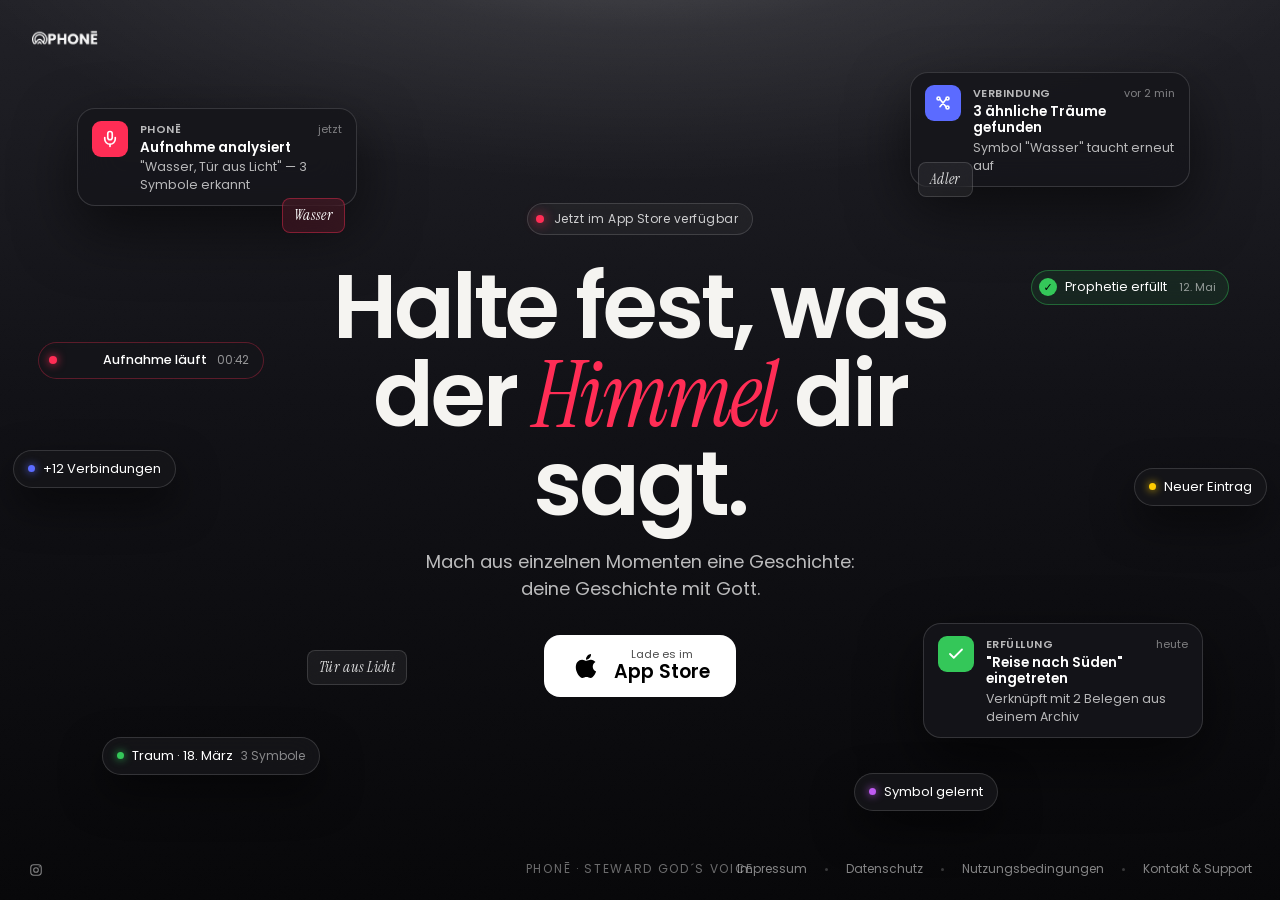
<file: index.html>
<!doctype html>
<html lang="de">

<head>
  <meta charset="utf-8">
  <title>PHONĒ — Halte fest, was der Himmel dir sagt</title>
  <meta name="viewport" content="width=device-width,initial-scale=1">
  <meta name="description" content="PHONĒ — Halte fest, was der Himmel dir sagt. Verfügbar im App Store.">
  <link rel="preconnect" href="https://fonts.googleapis.com">
  <link rel="preconnect" href="https://fonts.gstatic.com" crossorigin>
  <link
    href="https://fonts.googleapis.com/css2?family=Poppins:wght@300;400;500;600;700;800&family=Instrument+Serif:ital@0;1&display=swap"
    rel="stylesheet">
  <style>
    :root {
      --bg: #0a0a0c;
      --text: #f5f4f1;
      --muted: #8a8a92;
      --line: rgba(255, 255, 255, .08);
      --line-2: rgba(255, 255, 255, .14);
      --brand: #FF2D55;
      --brand-soft: #ff4f72;
      --green: #34C759;
      --blue: #5B6BFF;
      --yellow: #FFCC00;
      --purple: #BF5AF2;
    }

    * {
      box-sizing: border-box;
    }

    html,
    body {
      margin: 0;
      padding: 0;
      height: 100%;
      overflow: hidden;
      background: var(--bg);
      color: var(--text);
    }

    body {
      font-family: "Poppins", -apple-system, system-ui, sans-serif;
      -webkit-font-smoothing: antialiased;
      line-height: 1.5;
    }

    a {
      color: inherit;
      text-decoration: none;
    }

    .serif {
      font-family: "Instrument Serif", "Times New Roman", serif;
      font-style: italic;
      font-weight: 400;
    }

    .stage {
      position: fixed;
      inset: 0;
      overflow: hidden;
      display: grid;
      place-items: center;
      background:
        radial-gradient(ellipse 78% 42% at 50% -10%, rgba(255, 255, 255, .22), rgba(255, 255, 255, .08) 32%, transparent 72%),
        linear-gradient(180deg, #202026 0%, #111116 44%, #070709 100%);
    }

    .stage::after {
      content: '';
      position: absolute;
      inset: 0;
      pointer-events: none;
      opacity: .35;
      z-index: 3;
      background-image: url("data:image/svg+xml;utf8,<svg xmlns='http://www.w3.org/2000/svg' width='200' height='200'><filter id='n'><feTurbulence baseFrequency='.9' numOctaves='2' stitchTiles='stitch'/><feColorMatrix values='0 0 0 0 1 0 0 0 0 1 0 0 0 0 1 0 0 0 .12 0'/></filter><rect width='100%25' height='100%25' filter='url(%23n)'/></svg>");
      mix-blend-mode: overlay;
    }

    /* Logo top-left */
    .top-logo {
      position: absolute;
      top: 28px;
      left: 32px;
      z-index: 50;
    }

    .top-logo img {
      height: 22px;
      opacity: .95;
    }

    /* Footer mark bottom */
    .bot-mark {
      position: absolute;
      bottom: 22px;
      left: 50%;
      transform: translateX(-50%);
      z-index: 50;
      color: rgba(255, 255, 255, .4);
      font-size: 12px;
      letter-spacing: .14em;
      text-transform: uppercase;
    }

    /* Footer social bottom-left + links bottom-right */
    .social-links {
      position: absolute;
      bottom: 22px;
      left: 28px;
      z-index: 50;
      display: flex;
      gap: 16px;
      color: rgba(255, 255, 255, .5);
    }

    .social-links a {
      display: grid;
      width: 16px;
      height: 16px;
      place-items: center;
      transition: color .2s ease;
    }

    .social-links a:hover {
      color: #fff;
    }

    .social-links svg {
      width: 14px;
      height: 14px;
      fill: none;
      stroke: currentColor;
      stroke-width: 1.8;
    }

    /* Footer links bottom-right */
    .foot-links {
      position: absolute;
      bottom: 22px;
      right: 28px;
      z-index: 50;
      display: flex;
      gap: 18px;
      font-size: 12px;
      color: rgba(255, 255, 255, .5);
    }

    .foot-links a {
      transition: color .2s ease;
      position: relative;
    }

    .foot-links a:hover {
      color: #fff;
    }

    .foot-links .sep {
      width: 3px;
      height: 3px;
      border-radius: 50%;
      background: rgba(255, 255, 255, .2);
      align-self: center;
    }

    /* Center content */
    .center {
      position: relative;
      z-index: 30;
      text-align: center;
      max-width: 760px;
      padding: 0 24px;
    }

    .eyebrow {
      display: inline-flex;
      align-items: center;
      gap: 10px;
      padding: 6px 14px 6px 8px;
      border: 1px solid var(--line-2);
      border-radius: 999px;
      background: rgba(255, 255, 255, .04);
      font-size: 12px;
      letter-spacing: .04em;
      color: rgba(255, 255, 255, .78);
      margin-bottom: 28px;
      backdrop-filter: blur(10px);
      -webkit-backdrop-filter: blur(10px);
    }

    .eyebrow .dot {
      width: 8px;
      height: 8px;
      border-radius: 50%;
      background: var(--brand);
      box-shadow: 0 0 12px var(--brand);
      animation: pulse 2s ease-in-out infinite;
    }

    @keyframes pulse {

      0%,
      100% {
        opacity: 1
      }

      50% {
        opacity: .4
      }
    }

    h1 {
      font-size: clamp(44px, 7vw, 96px);
      line-height: .98;
      font-weight: 600;
      letter-spacing: -.035em;
      margin: 0 0 22px;
      text-wrap: balance;
    }

    h1 .accent {
      color: var(--brand);
    }

    p.lead {
      font-size: clamp(15px, 1.4vw, 18px);
      color: rgba(255, 255, 255, .72);
      max-width: 520px;
      margin: 0 auto 32px;
      text-wrap: pretty;
    }

    .appstore-btn {
      display: inline-flex;
      align-items: center;
      gap: 12px;
      padding: 14px 26px;
      background: #fff;
      color: #000;
      border-radius: 16px;
      transition: transform .2s, box-shadow .2s;
    }

    .appstore-btn:hover {
      transform: translateY(-2px);
      box-shadow: 0 18px 40px rgba(255, 255, 255, .2);
    }

    .appstore-btn .small {
      font-size: 11px;
      line-height: 1;
      opacity: .7;
    }

    .appstore-btn .big {
      font-size: 19px;
      font-weight: 600;
      line-height: 1.1;
      margin-top: 2px;
    }

    /* Floating items — pills, labels, notifications */
    .floater {
      position: absolute;
      z-index: 10;
      will-change: transform;
      animation-name: drift;
      animation-timing-function: ease-in-out;
      animation-iteration-count: infinite;
      animation-direction: alternate;
    }

    @keyframes drift {
      0% {
        transform: translate(0, 0) rotate(var(--rot, 0deg));
      }

      50% {
        transform: translate(var(--dx, 8px), var(--dy, -10px)) rotate(calc(var(--rot, 0deg) + var(--rotd, 1deg)));
      }

      100% {
        transform: translate(calc(var(--dx, 8px) * -.5), calc(var(--dy, -10px) * -1)) rotate(calc(var(--rot, 0deg) - var(--rotd, 1deg)));
      }
    }

    /* Notification card (stylized iOS) */
    .notif {
      width: 280px;
      background: rgba(22, 22, 26, .85);
      backdrop-filter: blur(20px) saturate(140%);
      -webkit-backdrop-filter: blur(20px) saturate(140%);
      border: 1px solid var(--line-2);
      border-radius: 18px;
      padding: 12px 14px;
      display: flex;
      align-items: flex-start;
      gap: 12px;
      box-shadow: 0 24px 60px rgba(0, 0, 0, .55);
    }

    .notif .ic {
      width: 36px;
      height: 36px;
      border-radius: 9px;
      flex-shrink: 0;
      display: grid;
      place-items: center;
      background: var(--brand);
    }

    .notif .ic.blue {
      background: var(--blue);
    }

    .notif .ic.green {
      background: var(--green);
    }

    .notif .ic svg {
      width: 18px;
      height: 18px;
    }

    .notif .body {
      flex: 1;
      min-width: 0;
    }

    .notif .row {
      display: flex;
      justify-content: space-between;
      align-items: baseline;
      gap: 8px;
    }

    .notif .app {
      font-size: 11px;
      font-weight: 600;
      letter-spacing: .04em;
      color: rgba(255, 255, 255, .7);
      text-transform: uppercase;
    }

    .notif .time {
      font-size: 11px;
      color: rgba(255, 255, 255, .45);
      flex-shrink: 0;
    }

    .notif .title {
      font-size: 13.5px;
      font-weight: 600;
      color: #fff;
      margin-top: 2px;
      line-height: 1.25;
    }

    .notif .msg {
      font-size: 12.5px;
      color: rgba(255, 255, 255, .7);
      margin-top: 2px;
      line-height: 1.4;
      overflow: hidden;
      display: -webkit-box;
      -webkit-line-clamp: 2;
      -webkit-box-orient: vertical;
    }

    /* Pill / chip */
    .pill {
      display: inline-flex;
      align-items: center;
      gap: 8px;
      padding: 8px 14px;
      border-radius: 999px;
      background: rgba(22, 22, 26, .82);
      backdrop-filter: blur(14px);
      -webkit-backdrop-filter: blur(14px);
      border: 1px solid var(--line-2);
      font-size: 13px;
      color: #fff;
      box-shadow: 0 18px 40px rgba(0, 0, 0, .5);
      white-space: nowrap;
    }

    .pill .pdot {
      width: 7px;
      height: 7px;
      border-radius: 50%;
      background: var(--brand);
      box-shadow: 0 0 8px var(--brand);
    }

    .pill.blue .pdot {
      background: var(--blue);
      box-shadow: 0 0 8px var(--blue);
    }

    .pill.green .pdot {
      background: var(--green);
      box-shadow: 0 0 8px var(--green);
    }

    .pill.yellow .pdot {
      background: var(--yellow);
      box-shadow: 0 0 8px var(--yellow);
    }

    .pill.purple .pdot {
      background: var(--purple);
      box-shadow: 0 0 8px var(--purple);
    }

    .pill .meta {
      color: rgba(255, 255, 255, .5);
      font-size: 12px;
    }

    /* Label tag — looks like a category tag */
    .label-tag {
      display: inline-flex;
      align-items: center;
      gap: 6px;
      padding: 5px 11px;
      border-radius: 8px;
      background: rgba(255, 255, 255, .06);
      border: 1px solid var(--line-2);
      font-size: 12px;
      letter-spacing: .02em;
      color: rgba(255, 255, 255, .85);
      backdrop-filter: blur(10px);
      -webkit-backdrop-filter: blur(10px);
      font-family: "Instrument Serif", serif;
      font-style: italic;
      font-size: 15px;
    }

    .label-tag.brand {
      color: #fff;
      background: rgba(255, 45, 85, .14);
      border-color: rgba(255, 45, 85, .4);
    }

    /* Mini chip with check (fulfilled prophecy) */
    .check-chip {
      display: inline-flex;
      align-items: center;
      gap: 8px;
      padding: 7px 12px 7px 7px;
      background: rgba(52, 199, 89, .1);
      border: 1px solid rgba(52, 199, 89, .4);
      border-radius: 999px;
      font-size: 12.5px;
      color: #fff;
      backdrop-filter: blur(10px);
      -webkit-backdrop-filter: blur(10px);
    }

    .check-chip .ck {
      width: 18px;
      height: 18px;
      border-radius: 50%;
      background: var(--green);
      color: #000;
      display: grid;
      place-items: center;
      font-weight: 800;
      font-size: 11px;
      flex-shrink: 0;
    }

    .check-chip .meta {
      color: rgba(255, 255, 255, .55);
      font-size: 11px;
      margin-left: 4px;
    }

    /* Waveform mini */
    .wave-chip {
      display: inline-flex;
      align-items: center;
      gap: 10px;
      padding: 8px 14px 8px 10px;
      background: rgba(22, 22, 26, .85);
      border: 1px solid rgba(255, 45, 85, .3);
      border-radius: 999px;
      backdrop-filter: blur(14px);
      -webkit-backdrop-filter: blur(14px);
    }

    .wave-chip .rec {
      width: 8px;
      height: 8px;
      border-radius: 50%;
      background: var(--brand);
      box-shadow: 0 0 10px var(--brand);
      animation: pulse 1.4s ease-in-out infinite;
    }

    .wave-chip .wave-bars {
      display: flex;
      align-items: center;
      gap: 2px;
      height: 14px;
    }

    .wave-chip .wave-bars span {
      width: 2px;
      background: var(--brand-soft);
      border-radius: 2px;
      animation: wbar 1.2s ease-in-out infinite;
    }

    @keyframes wbar {

      0%,
      100% {
        height: 20%;
      }

      50% {
        height: 100%;
      }
    }

    .wave-chip .label {
      font-size: 12.5px;
      color: #fff;
      font-weight: 500;
    }

    .wave-chip .time {
      font-family: "Poppins";
      font-size: 11.5px;
      color: rgba(255, 255, 255, .55);
      font-variant-numeric: tabular-nums;
    }

    /* Position helpers — desktop */
    .f1 {
      top: 12%;
      left: 6%;
      --dx: 12px;
      --dy: -14px;
      --rot: -3deg;
      --rotd: 1.2deg;
      animation-duration: 9s;
    }

    .f2 {
      top: 8%;
      right: 7%;
      --dx: -10px;
      --dy: -12px;
      --rot: 4deg;
      --rotd: 1.5deg;
      animation-duration: 11s;
    }

    .f3 {
      top: 38%;
      left: 3%;
      --dx: 14px;
      --dy: 8px;
      --rot: -6deg;
      --rotd: 1.8deg;
      animation-duration: 8.5s;
    }

    .f4 {
      top: 30%;
      right: 4%;
      --dx: -12px;
      --dy: 10px;
      --rot: 5deg;
      --rotd: 1.5deg;
      animation-duration: 10s;
    }

    .f5 {
      bottom: 14%;
      left: 8%;
      --dx: 10px;
      --dy: -10px;
      --rot: -4deg;
      --rotd: 1.3deg;
      animation-duration: 12s;
    }

    .f6 {
      bottom: 18%;
      right: 6%;
      --dx: -14px;
      --dy: -8px;
      --rot: 6deg;
      --rotd: 1.6deg;
      animation-duration: 9.5s;
    }

    .f7 {
      top: 22%;
      left: 22%;
      --dx: 8px;
      --dy: -8px;
      --rot: -8deg;
      --rotd: 2deg;
      animation-duration: 13s;
    }

    .f8 {
      top: 18%;
      right: 24%;
      --dx: -8px;
      --dy: 10px;
      --rot: 7deg;
      --rotd: 1.6deg;
      animation-duration: 10.5s;
    }

    .f9 {
      bottom: 24%;
      left: 24%;
      --dx: 10px;
      --dy: 10px;
      --rot: -5deg;
      --rotd: 1.4deg;
      animation-duration: 11.5s;
    }

    .f10 {
      bottom: 10%;
      right: 22%;
      --dx: -10px;
      --dy: 8px;
      --rot: 4deg;
      --rotd: 1.6deg;
      animation-duration: 9s;
    }

    .f11 {
      top: 50%;
      left: 1%;
      --dx: 8px;
      --dy: -12px;
      --rot: -10deg;
      --rotd: 1deg;
      animation-duration: 14s;
    }

    .f12 {
      top: 52%;
      right: 1%;
      --dx: -8px;
      --dy: -10px;
      --rot: 8deg;
      --rotd: 1deg;
      animation-duration: 13s;
    }

    /* ─── Tablet ─── */
    @media (max-width: 980px) {
      .top-logo {
        top: 22px;
        left: 22px;
      }

      .top-logo img {
        height: 20px;
      }

      .notif {
        width: 240px;
      }

      .f7,
      .f8,
      .f9,
      .f10 {
        display: none;
      }

      .f1 {
        top: 6%;
        left: 4%;
      }

      .f2 {
        top: 4%;
        right: 4%;
      }

      .f3 {
        top: 34%;
        left: -2%;
      }

      .f4 {
        top: 28%;
        right: -2%;
      }

      .f5 {
        bottom: 10%;
        left: 2%;
      }

      .f6 {
        bottom: 12%;
        right: 2%;
      }

      .f11 {
        top: 56%;
        left: -4%;
      }

      .f12 {
        top: 58%;
        right: -4%;
      }
    }

    /* ─── Mobile ─── */
    @media (max-width: 640px) {
      .center {
        padding: 0 18px;
        max-width: 100%;
      }

      h1 {
        font-size: clamp(34px, 11vw, 56px);
        margin-bottom: 18px;
        line-height: 1;
      }

      p.lead {
        font-size: 14.5px;
        margin-bottom: 26px;
        max-width: 360px;
      }

      .eyebrow {
        font-size: 11px;
        margin-bottom: 22px;
        padding: 5px 12px 5px 7px;
      }

      .appstore-btn {
        padding: 12px 22px;
        gap: 10px;
      }

      .appstore-btn svg {
        width: 26px;
        height: 26px;
      }

      .appstore-btn .big {
        font-size: 17px;
      }

      .top-logo {
        top: 18px;
        left: 18px;
      }

      .top-logo img {
        height: 18px;
      }

      .bot-mark {
        display: none;
      }

      .social-links {
        bottom: 14px;
        left: 14px;
        gap: 12px;
      }

      .social-links svg {
        width: 13px;
        height: 13px;
      }

      .foot-links {
        bottom: 14px;
        right: 14px;
        left: 46px;
        justify-content: flex-end;
        flex-wrap: wrap;
        gap: 8px 10px;
        font-size: 10.5px;
      }

      .foot-links .sep {
        width: 2px;
        height: 2px;
      }

      /* Compact floaters: smaller notif, tighter pills */
      .notif {
        width: 180px;
        padding: 9px 10px;
        gap: 9px;
        border-radius: 14px;
      }

      .notif .ic {
        width: 28px;
        height: 28px;
        border-radius: 7px;
      }

      .notif .ic svg {
        width: 14px;
        height: 14px;
      }

      .notif .app {
        font-size: 9.5px;
      }

      .notif .time {
        font-size: 9.5px;
      }

      .notif .title {
        font-size: 11.5px;
      }

      .notif .msg {
        font-size: 10.5px;
        -webkit-line-clamp: 2;
      }

      .pill {
        font-size: 11px;
        padding: 6px 11px;
        gap: 6px;
      }

      .pill .pdot {
        width: 6px;
        height: 6px;
      }

      .pill .meta {
        font-size: 10px;
      }

      .label-tag {
        font-size: 13px;
        padding: 4px 10px;
      }

      .check-chip {
        font-size: 11px;
        padding: 5px 10px 5px 5px;
      }

      .check-chip .ck {
        width: 16px;
        height: 16px;
        font-size: 10px;
      }

      .check-chip .meta {
        font-size: 10px;
      }

      .wave-chip {
        padding: 6px 11px 6px 8px;
        gap: 7px;
      }

      .wave-chip .label {
        font-size: 11px;
      }

      .wave-chip .time {
        font-size: 10px;
      }

      .wave-chip .wave-bars {
        height: 11px;
      }

      /* Hide secondary clutter on phones — keep frame readable */
      .f7,
      .f8,
      .f9,
      .f10,
      .f11,
      .f12 {
        display: none;
      }

      /* 4 floaters at the corners + 2 mid-edges, hugging the edges */
      .f1 {
        top: 9%;
        left: 3%;
        --dx: 6px;
        --dy: -8px;
      }

      .f2 {
        top: 7%;
        right: 3%;
        --dx: -6px;
        --dy: -8px;
      }

      .f3 {
        top: 42%;
        left: -22%;
        --dx: 8px;
        --dy: 6px;
      }

      /* peek in from edge */
      .f4 {
        top: 38%;
        right: -22%;
        --dx: -8px;
        --dy: 6px;
      }

      .f5 {
        bottom: 8%;
        left: 3%;
        --dx: 6px;
        --dy: -6px;
      }

      .f6 {
        bottom: 10%;
        right: 3%;
        --dx: -6px;
        --dy: -6px;
      }
    }

    /* ─── Very small / portrait phones ─── */
    @media (max-width: 400px) {
      h1 {
        font-size: clamp(30px, 11vw, 44px);
      }

      .social-links {
        left: 12px;
      }

      .foot-links {
        right: 10px;
        left: 42px;
        gap: 6px 8px;
        font-size: 9.5px;
      }

      .notif {
        width: 160px;
      }

      .f3,
      .f4 {
        display: none;
      }

      .f1 {
        top: 7%;
        left: 2%;
      }

      .f2 {
        top: 5%;
        right: 2%;
      }

      .f5 {
        bottom: 7%;
        left: 2%;
      }

      .f6 {
        bottom: 9%;
        right: 2%;
      }
    }

    /* ─── Short viewports (landscape phones) ─── */
    @media (max-height: 640px) and (max-width: 900px) {
      .center {
        transform: scale(.92);
      }

      h1 {
        margin-bottom: 14px;
      }

      p.lead {
        margin-bottom: 20px;
      }

      .eyebrow {
        margin-bottom: 16px;
      }
    }
  </style>
</head>

<body>

  <div class="stage" data-screen-label="01 Hero">

    <a href="#" class="top-logo">
      <img src="assets/logo_schrift_weis.png" alt="PHONĒ">
    </a>

    <!-- ── Floating items ── -->

    <!-- Top-left: notification -->
    <div class="floater f1">
      <div class="notif">
        <div class="ic">
          <svg viewBox="0 0 24 24" fill="none" stroke="#fff" stroke-width="2.2" stroke-linecap="round"
            stroke-linejoin="round">
            <rect x="9" y="2" width="6" height="11" rx="3" />
            <path d="M5 10v2a7 7 0 0 0 14 0v-2" />
            <line x1="12" y1="19" x2="12" y2="22" />
          </svg>
        </div>
        <div class="body">
          <div class="row">
            <span class="app">PHONĒ</span>
            <span class="time">jetzt</span>
          </div>
          <div class="title">Aufnahme analysiert</div>
          <div class="msg">"Wasser, Tür aus Licht" — 3 Symbole erkannt</div>
        </div>
      </div>
    </div>

    <!-- Top-right: notification (connection) -->
    <div class="floater f2">
      <div class="notif">
        <div class="ic blue">
          <svg viewBox="0 0 24 24" fill="none" stroke="#fff" stroke-width="2.2" stroke-linecap="round">
            <circle cx="6" cy="6" r="2" />
            <circle cx="18" cy="18" r="2" />
            <circle cx="18" cy="6" r="2" />
            <path d="m8 7 8 10M16 7 8 17" />
          </svg>
        </div>
        <div class="body">
          <div class="row">
            <span class="app">Verbindung</span>
            <span class="time">vor 2 min</span>
          </div>
          <div class="title">3 ähnliche Träume gefunden</div>
          <div class="msg">Symbol "Wasser" taucht erneut auf</div>
        </div>
      </div>
    </div>

    <!-- Mid-left: wave chip (recording) -->
    <div class="floater f3">
      <div class="wave-chip">
        <span class="rec"></span>
        <div class="wave-bars">
          <span style="animation-delay:0s"></span>
          <span style="animation-delay:.1s"></span>
          <span style="animation-delay:.2s"></span>
          <span style="animation-delay:.3s"></span>
          <span style="animation-delay:.15s"></span>
          <span style="animation-delay:.05s"></span>
          <span style="animation-delay:.25s"></span>
        </div>
        <span class="label">Aufnahme läuft</span>
        <span class="time">00:42</span>
      </div>
    </div>

    <!-- Mid-right: check chip (fulfilled) -->
    <div class="floater f4">
      <div class="check-chip">
        <span class="ck">✓</span>
        <span>Prophetie erfüllt</span>
        <span class="meta">12. Mai</span>
      </div>
    </div>

    <!-- Bottom-left: pill -->
    <div class="floater f5">
      <div class="pill green">
        <span class="pdot"></span>
        <span>Traum · 18. März</span>
        <span class="meta">3 Symbole</span>
      </div>
    </div>

    <!-- Bottom-right: notification (assistant) -->
    <div class="floater f6">
      <div class="notif">
        <div class="ic green">
          <svg viewBox="0 0 24 24" fill="none" stroke="#fff" stroke-width="2.4" stroke-linecap="round"
            stroke-linejoin="round">
            <polyline points="20 6 9 17 4 12" />
          </svg>
        </div>
        <div class="body">
          <div class="row">
            <span class="app">Erfüllung</span>
            <span class="time">heute</span>
          </div>
          <div class="title">"Reise nach Süden" eingetreten</div>
          <div class="msg">Verknüpft mit 2 Belegen aus deinem Archiv</div>
        </div>
      </div>
    </div>

    <!-- Inner pills: serif tags -->
    <div class="floater f7">
      <div class="label-tag brand">Wasser</div>
    </div>
    <div class="floater f8">
      <div class="label-tag">Adler</div>
    </div>
    <div class="floater f9">
      <div class="label-tag">Tür aus Licht</div>
    </div>
    <div class="floater f10">
      <div class="pill purple">
        <span class="pdot"></span>
        <span>Symbol gelernt</span>
      </div>
    </div>

    <!-- Far-edge minor pills -->
    <div class="floater f11">
      <div class="pill blue">
        <span class="pdot"></span>
        <span>+12 Verbindungen</span>
      </div>
    </div>
    <div class="floater f12">
      <div class="pill yellow">
        <span class="pdot"></span>
        <span>Neuer Eintrag</span>
      </div>
    </div>

    <!-- Center content -->
    <div class="center">
      <div class="eyebrow">
        <span class="dot"></span>
        <span>Jetzt im App Store verfügbar</span>
      </div>
      <h1>
        Halte fest, was<br>
        der <span class="serif accent">Himmel</span> dir sagt.
      </h1>
      <p class="lead">
        Mach aus einzelnen Momenten eine Geschichte: <br> deine Geschichte mit Gott.
      </p>
      <a href="https://apps.apple.com/de/app/phonē-träume-prophetien/id6746813152" class="appstore-btn">
        <svg width="32" height="32" viewBox="0 0 24 24" fill="#000">
          <path
            d="M17.05 20.28c-.98.95-2.05.8-3.08.35-1.09-.46-2.09-.48-3.24 0-1.44.62-2.2.44-3.06-.35C2.79 15.25 3.51 7.59 9.05 7.31c1.35.07 2.29.74 3.08.8 1.18-.24 2.31-.93 3.57-.84 1.51.12 2.65.72 3.4 1.8-3.12 1.87-2.38 5.98.48 7.13-.57 1.5-1.31 2.99-2.54 4.09zM12.03 7.25c-.15-2.23 1.66-4.07 3.74-4.25.29 2.58-2.34 4.5-3.74 4.25z" />
        </svg>
        <div>
          <div class="small">Lade es im</div>
          <div class="big">App Store</div>
        </div>
      </a>
    </div>

    <div class="bot-mark">PHONĒ · Steward God´s Voice</div>

    <div class="social-links" aria-label="Social Media">
      <a href="https://www.instagram.com/phoneapp.de/" target="_blank" rel="noopener" aria-label="Instagram phoneapp.de">
        <svg viewBox="0 0 24 24" aria-hidden="true">
          <rect x="3" y="3" width="18" height="18" rx="5"></rect>
          <circle cx="12" cy="12" r="4"></circle>
          <circle cx="17.5" cy="6.5" r="1.1" fill="currentColor" stroke="none"></circle>
        </svg>
      </a>
    </div>

    <div class="foot-links">
      <a href="legal/impressum.html">Impressum</a>
      <span class="sep"></span>
      <a href="legal/datenschutz.html">Datenschutz</a>
      <span class="sep"></span>
      <a href="legal/agb.html">Nutzungsbedingungen</a>
      <span class="sep"></span>
      <a href="legal/kontakt.html">Kontakt &amp; Support</a>
    </div>

  </div>

</body>

</html>
</file>
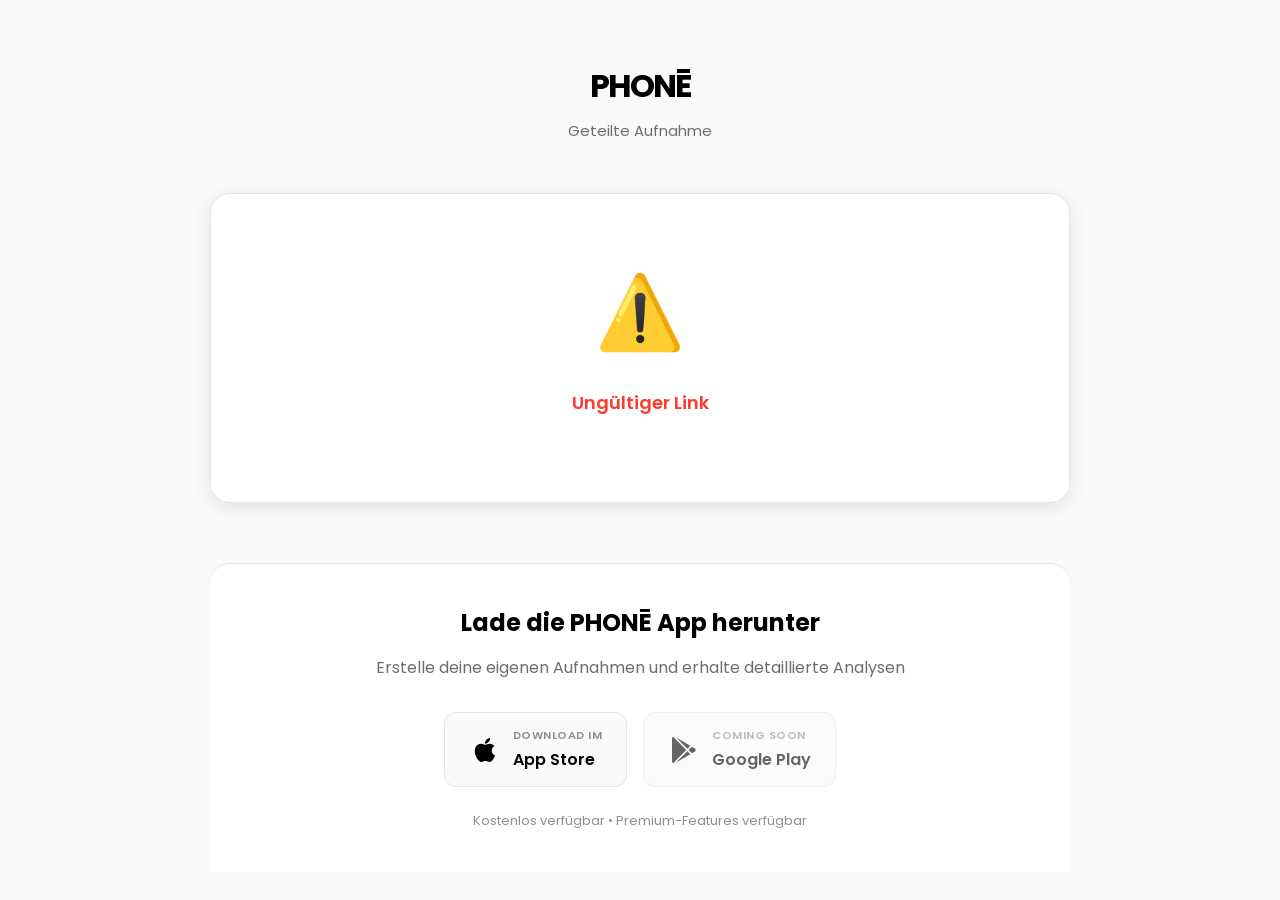
<file: share/index.html>
<!DOCTYPE html>
<html lang="de">
<head>
    <meta charset="UTF-8" />
    <meta name="viewport" content="width=device-width, initial-scale=1" />
    <meta name="theme-color" content="#FF2C55" />
    <title>PHONĒ – Geteilte Aufnahme</title>
    <link href="https://fonts.googleapis.com/css2?family=Poppins:wght@300;400;500;600;700&display=swap" rel="stylesheet" />
    <style>
        * {
            margin: 0;
            padding: 0;
            box-sizing: border-box;
        }

        :root {
            --primary: #FF2C55;
            --primary-dark: #E01E47;
            --bg: #000000;
            --bg-card: #1C1C1E;
            --bg-card-hover: #2C2C2E;
            --text-primary: #FFFFFF;
            --text-secondary: #8E8E93;
            --text-tertiary: #636366;
            --border: #38383A;
            --success: #34C759;
            --error: #FF3B30;
            --shadow: rgba(0, 0, 0, 0.3);
            --gradient: linear-gradient(135deg, #FF2C55 0%, #E01E47 100%);
        }

        @media (prefers-color-scheme: light) {
            :root {
                --bg: #FAFAFA;
                --bg-card: #FFFFFF;
                --bg-card-hover: #F5F5F5;
                --text-primary: #000000;
                --text-secondary: #6D6D70;
                --text-tertiary: #8E8E93;
                --border: #E5E5EA;
                --shadow: rgba(0, 0, 0, 0.1);
            }
        }

        body {
            font-family: 'Poppins', -apple-system, BlinkMacSystemFont, 'Segoe UI', sans-serif;
            background: var(--bg);
            color: var(--text-primary);
            line-height: 1.6;
            min-height: 100vh;
            padding: 0;
            margin: 0;
            -webkit-font-smoothing: antialiased;
            -moz-osx-font-smoothing: grayscale;
        }

        .container {
            max-width: 900px;
            margin: 0 auto;
            padding: 20px;
            animation: fadeIn 0.4s ease-out;
        }

        @keyframes fadeIn {
            from {
                opacity: 0;
                transform: translateY(20px);
            }
            to {
                opacity: 1;
                transform: translateY(0);
            }
        }

        .header {
            text-align: center;
            padding: 40px 20px 30px;
            position: relative;
        }

        .logo {
            font-size: 32px;
            font-weight: 700;
            color: var(--text-primary);
            margin-bottom: 8px;
            letter-spacing: -2px;
        }

        .subtitle {
            color: var(--text-secondary);
            font-size: 15px;
            font-weight: 400;
        }

        .card {
            background: var(--bg-card);
            border-radius: 20px;
            padding: 28px;
            margin: 20px 0;
            border: 1px solid var(--border);
            box-shadow: 0 4px 20px var(--shadow);
            transition: all 0.3s ease;
            animation: slideUp 0.5s ease-out;
        }

        .card:hover {
            transform: translateY(-2px);
            box-shadow: 0 8px 30px var(--shadow);
        }

        @keyframes slideUp {
            from {
                opacity: 0;
                transform: translateY(30px);
            }
            to {
                opacity: 1;
                transform: translateY(0);
            }
        }

        .loading {
            text-align: center;
            padding: 80px 20px;
        }

        .spinner {
            width: 50px;
            height: 50px;
            border: 4px solid var(--border);
            border-top: 4px solid var(--primary);
            border-radius: 50%;
            animation: spin 1s linear infinite;
            margin: 0 auto 24px;
        }

        @keyframes spin {
            0% { transform: rotate(0deg); }
            100% { transform: rotate(360deg); }
        }

        .loading-text {
            color: var(--text-secondary);
            font-size: 16px;
            font-weight: 500;
        }

        .error {
            text-align: center;
            padding: 60px 20px;
        }

        .error-icon {
            font-size: 72px;
            margin-bottom: 20px;
            animation: shake 0.5s ease;
        }

        @keyframes shake {
            0%, 100% { transform: translateX(0); }
            25% { transform: translateX(-10px); }
            75% { transform: translateX(10px); }
        }

        .error-message {
            color: var(--error);
            font-size: 18px;
            font-weight: 600;
            margin-bottom: 24px;
        }

        .type-badge {
            display: inline-flex;
            align-items: center;
            gap: 10px;
            padding: 10px 20px;
            background: var(--gradient);
            color: white;
            border-radius: 25px;
            font-size: 15px;
            font-weight: 600;
            margin-bottom: 20px;
            box-shadow: 0 4px 15px rgba(255, 44, 85, 0.3);
        }

        .sender-info {
            color: var(--text-secondary);
            font-size: 15px;
            margin-bottom: 24px;
            display: flex;
            align-items: center;
            gap: 8px;
        }

        .sender-info::before {
            content: "👤";
            font-size: 18px;
        }

        .audio-player-container {
            background: var(--bg);
            border-radius: 16px;
            padding: 20px;
            margin: 24px 0;
            border: 1px solid var(--border);
        }

        audio {
            width: 100%;
            outline: none;
            border-radius: 12px;
        }

        audio::-webkit-media-controls-panel {
            background-color: var(--bg-card);
        }

        .download-audio-container {
            margin-top: 16px;
            display: flex;
            justify-content: center;
        }

        .download-audio-button {
            display: inline-flex;
            align-items: center;
            gap: 8px;
            padding: 12px 24px;
            background: var(--bg-card);
            border: 1px solid var(--border);
            border-radius: 12px;
            color: var(--text-primary);
            font-size: 15px;
            font-weight: 500;
            cursor: pointer;
            transition: all 0.3s ease;
            text-decoration: none;
        }

        .download-audio-button:hover {
            background: var(--bg-card-hover);
            border-color: var(--primary);
            color: var(--primary);
            transform: translateY(-2px);
            box-shadow: 0 4px 12px rgba(255, 44, 85, 0.2);
        }

        .download-audio-button:active {
            transform: translateY(0);
        }

        .download-audio-button:disabled {
            opacity: 0.6;
            cursor: not-allowed;
        }

        .download-icon {
            font-size: 18px;
        }

        /* Footer Styles */
        .footer {
            margin-top: 60px;
            padding: 40px 20px;
            background: var(--bg-card);
            border-top: 1px solid var(--border);
            border-radius: 20px 20px 0 0;
        }

        .footer-content {
            max-width: 900px;
            margin: 0 auto;
            text-align: center;
        }

        .footer-title {
            font-size: 24px;
            font-weight: 700;
            color: var(--text-primary);
            margin-bottom: 12px;
        }

        .footer-subtitle {
            font-size: 16px;
            color: var(--text-secondary);
            margin-bottom: 32px;
        }

        .app-download-buttons {
            display: flex;
            gap: 16px;
            justify-content: center;
            flex-wrap: wrap;
            margin-bottom: 24px;
        }

        .app-download-button {
            display: inline-flex;
            align-items: center;
            gap: 12px;
            padding: 14px 24px;
            background: var(--bg);
            border: 1px solid var(--border);
            border-radius: 12px;
            color: var(--text-primary);
            font-size: 15px;
            font-weight: 600;
            text-decoration: none;
            transition: all 0.3s ease;
            cursor: pointer;
        }

        .app-download-button:hover {
            background: var(--bg-card-hover);
            border-color: var(--primary);
            transform: translateY(-2px);
            box-shadow: 0 4px 12px rgba(255, 44, 85, 0.2);
        }

        .app-download-button:active {
            transform: translateY(0);
        }

        .app-download-button[style*="opacity: 0.6"] {
            opacity: 0.6 !important;
            cursor: not-allowed !important;
            pointer-events: none;
        }

        .app-download-button[style*="opacity: 0.6"]:hover {
            transform: none;
            box-shadow: none;
            border-color: var(--border);
            background: var(--bg);
        }

        .app-download-icon {
            width: 32px;
            height: 32px;
            display: flex;
            align-items: center;
            justify-content: center;
            flex-shrink: 0;
        }

        .app-download-icon svg {
            width: 100%;
            height: 100%;
        }

        .app-download-text {
            display: flex;
            flex-direction: column;
            align-items: flex-start;
            gap: 2px;
        }

        .app-download-label {
            font-size: 11px;
            color: var(--text-tertiary);
            text-transform: uppercase;
            letter-spacing: 0.5px;
        }

        .app-download-name {
            font-size: 16px;
            font-weight: 600;
            color: var(--text-primary);
        }

        .footer-info {
            font-size: 13px;
            color: var(--text-tertiary);
            margin-top: 24px;
        }

        .section-title {
            font-size: 20px;
            font-weight: 700;
            margin-bottom: 16px;
            color: var(--text-primary);
            display: flex;
            align-items: center;
            gap: 10px;
        }

        .section-title::before {
            content: "";
            width: 4px;
            height: 20px;
            background: var(--gradient);
            border-radius: 2px;
        }

        .transcript {
            color: var(--text-primary);
            line-height: 1.8;
            white-space: pre-wrap;
            word-wrap: break-word;
            font-size: 15px;
            padding: 20px;
            background: var(--bg);
            border-radius: 12px;
            border: 1px solid var(--border);
        }

        .analysis-section {
            margin-top: 28px;
        }

        .summary {
            color: var(--text-primary);
            line-height: 1.9;
            white-space: pre-wrap;
            font-size: 15px;
            padding: 20px;
            background: var(--bg);
            border-radius: 12px;
            border-left: 4px solid var(--primary);
        }

        /* Blurred/Locked Content Styles */
        .locked-section {
            position: relative;
            margin-top: 20px;
        }

        .locked-content {
            position: relative;
        }

        .analysis-item {
            margin-bottom: 24px;
        }

        .analysis-item {
            position: relative;
            z-index: 1;
        }

        .analysis-item-title {
            font-size: 16px;
            font-weight: 600;
            color: var(--text-primary);
            margin-bottom: 12px;
            display: flex;
            align-items: center;
            gap: 8px;
            position: relative;
            z-index: 20;
            background: var(--bg);
            padding: 4px 0;
        }

        .analysis-item-count {
            background: var(--primary);
            color: white;
            font-size: 11px;
            font-weight: 700;
            padding: 3px 8px;
            border-radius: 12px;
            margin-left: auto;
        }

        .analysis-item-content {
            color: var(--text-primary);
            line-height: 1.8;
            white-space: pre-wrap;
            font-size: 14px;
            padding: 12px;
            background: var(--bg);
            border-radius: 12px;
            border: 1px solid var(--border);
            position: relative;
            margin-bottom: 24px;
            min-height: 60px;
            max-height: 80px;
            overflow: hidden;
        }

        .analysis-item-teaser {
            color: var(--text-primary);
            line-height: 1.6;
            font-size: 13px;
            opacity: 0.7;
        }

        .analysis-item-blurred {
            display: none;
        }

        .lock-overlay {
            position: absolute;
            top: 0;
            left: 0;
            right: 0;
            bottom: 0;
            background: linear-gradient(to bottom, 
                transparent 0%, 
                transparent 30%, 
                rgba(0, 0, 0, 0.2) 50%,
                rgba(0, 0, 0, 0.4) 70%,
                rgba(0, 0, 0, 0.5) 100%);
            backdrop-filter: blur(2px);
            display: flex;
            flex-direction: column;
            align-items: center;
            justify-content: center;
            border-radius: 12px;
            z-index: 10;
            padding: 30px 20px;
            text-align: center;
            pointer-events: none;
        }

        .lock-overlay .download-button {
            pointer-events: all;
        }

        .lock-icon {
            font-size: 48px;
            margin-bottom: 16px;
            filter: drop-shadow(0 2px 4px rgba(0, 0, 0, 0.3));
        }

        .lock-title {
            font-size: 18px;
            font-weight: 700;
            color: #ffffff;
            margin-bottom: 12px;
            text-shadow: 0 2px 4px rgba(0, 0, 0, 0.5);
        }

        .lock-message {
            font-size: 14px;
            color: #ffffff;
            margin-bottom: 20px;
            line-height: 1.5;
            text-shadow: 0 1px 3px rgba(0, 0, 0, 0.5);
            opacity: 0.95;
        }

        .download-button {
            background: var(--gradient);
            color: white;
            border: none;
            border-radius: 12px;
            padding: 12px 24px;
            font-size: 15px;
            font-weight: 600;
            cursor: pointer;
            transition: all 0.3s ease;
            box-shadow: 0 4px 15px rgba(255, 44, 85, 0.3);
        }

        .download-button:hover {
            transform: translateY(-2px);
            box-shadow: 0 6px 20px rgba(255, 44, 85, 0.4);
        }


        .analysis-list {
            list-style: none;
            padding: 0;
        }

        .analysis-list-item {
            padding: 12px;
            background: var(--bg);
            border-radius: 8px;
            margin-bottom: 8px;
            border-left: 3px solid var(--primary);
        }

        .themes {
            display: flex;
            flex-wrap: wrap;
            gap: 10px;
            margin-top: 16px;
        }

        .theme-tag {
            padding: 8px 16px;
            background: var(--bg);
            border: 1px solid var(--border);
            border-radius: 20px;
            font-size: 14px;
            color: var(--text-secondary);
            font-weight: 500;
            transition: all 0.2s ease;
        }

        .theme-tag:hover {
            background: var(--bg-card-hover);
            border-color: var(--primary);
            color: var(--primary);
            transform: translateY(-2px);
        }

        .action-button {
            width: 100%;
            padding: 18px;
            background: var(--gradient);
            color: white;
            border: none;
            border-radius: 16px;
            font-size: 17px;
            font-weight: 600;
            font-family: 'Poppins', sans-serif;
            cursor: pointer;
            margin-top: 28px;
            transition: all 0.3s ease;
            box-shadow: 0 4px 20px rgba(255, 44, 85, 0.3);
            position: relative;
            overflow: hidden;
        }

        .action-button::before {
            content: "";
            position: absolute;
            top: 50%;
            left: 50%;
            width: 0;
            height: 0;
            border-radius: 50%;
            background: rgba(255, 255, 255, 0.2);
            transform: translate(-50%, -50%);
            transition: width 0.6s, height 0.6s;
        }

        .action-button:hover::before {
            width: 300px;
            height: 300px;
        }

        .action-button:hover {
            transform: translateY(-2px);
            box-shadow: 0 6px 25px rgba(255, 44, 85, 0.4);
        }

        .action-button:active {
            transform: translateY(0);
        }

        .action-button:disabled {
            opacity: 0.6;
            cursor: not-allowed;
            transform: none;
        }

        .info-text {
            text-align: center;
            color: var(--text-secondary);
            font-size: 14px;
            margin-top: 16px;
            font-style: italic;
            line-height: 1.6;
        }

        .expired-banner {
            background: linear-gradient(135deg, #FF3B30 0%, #E02E25 100%);
            color: white;
            padding: 20px;
            border-radius: 16px;
            text-align: center;
            margin: 20px 0;
            box-shadow: 0 4px 20px rgba(255, 59, 48, 0.3);
        }

        .retry-button {
            background: var(--bg-card);
            border: 2px solid var(--primary);
            color: var(--primary);
            padding: 12px 24px;
            border-radius: 12px;
            font-size: 15px;
            font-weight: 600;
            cursor: pointer;
            transition: all 0.2s ease;
            margin-top: 16px;
        }

        .retry-button:hover {
            background: var(--primary);
            color: white;
            transform: translateY(-2px);
        }

        /* Responsive Design */
        @media (max-width: 768px) {
            .container {
                padding: 12px;
            }

            .header {
                padding: 30px 12px 20px;
            }

            .logo {
                font-size: 28px;
            }

            .card {
                padding: 20px;
                border-radius: 16px;
                margin: 16px 0;
            }

            .section-title {
                font-size: 18px;
            }

            .transcript,
            .summary {
                padding: 16px;
                font-size: 14px;
            }

            .action-button {
                padding: 16px;
                font-size: 16px;
            }
        }

        @media (max-width: 480px) {
            .logo {
                font-size: 24px;
            }

            .subtitle {
                font-size: 13px;
            }

            .card {
                padding: 16px;
            }

            .type-badge {
                font-size: 14px;
                padding: 8px 16px;
            }

            .audio-player-container {
                padding: 16px;
            }

            .download-audio-button {
                width: 100%;
                justify-content: center;
            }

            .app-download-buttons {
                flex-direction: column;
            }

            .app-download-button {
                width: 100%;
                justify-content: center;
            }
        }

        /* Smooth scroll */
        html {
            scroll-behavior: smooth;
        }

        /* Selection color */
        ::selection {
            background: var(--primary);
            color: white;
        }

        /* Focus styles */
        button:focus-visible,
        audio:focus-visible {
            outline: 2px solid var(--primary);
            outline-offset: 2px;
        }
    </style>
</head>
<body>
    <div class="container">
        <div class="header">
            <div class="logo">PHONĒ</div>
            <div class="subtitle">Geteilte Aufnahme</div>
        </div>

        <div id="loading" class="card loading">
            <div class="spinner"></div>
            <div class="loading-text">Lade Aufnahme...</div>
        </div>

        <div id="error" class="card error" style="display: none;">
            <div class="error-icon">⚠️</div>
            <div class="error-message" id="error-message"></div>
            <button class="retry-button" id="retry-button" onclick="loadRecording()" style="display: none;">
                Erneut versuchen
            </button>
        </div>

        <div id="content" style="display: none;">
            <div class="card">
                <div class="type-badge" id="type-badge"></div>
                <div class="sender-info" id="sender-info"></div>
                
                <div class="audio-player-container">
                    <audio id="audio-player" controls></audio>
                </div>
                
                <div class="download-audio-container">
                    <button class="download-audio-button" id="download-audio-button" onclick="downloadAudio()">
                        <span class="download-icon">⬇️</span>
                        <span>Audio herunterladen</span>
                    </button>
                </div>
            </div>

            <div class="card">
                <div class="section-title">Transkription</div>
                <div class="transcript" id="transcript"></div>
            </div>

            <div class="card analysis-section" id="analysis-section" style="display: none;">
                <!-- Summary - visible -->
                <div class="section-title">Zusammenfassung</div>
                <div class="summary" id="summary"></div>
                
                <!-- Themes - visible -->
                <div id="themes-container" style="display: none; margin-top: 20px;">
                    <div class="section-title" style="font-size: 18px; margin-bottom: 12px;">Themen</div>
                    <div class="themes" id="themes"></div>
                </div>

                <!-- Locked Analysis Sections -->
                <div class="locked-section" id="locked-analysis" style="display: none;">
                    <div class="locked-content" id="locked-content">
                        <!-- Emotional Tone -->
                        <div class="analysis-item" id="emotional-tone-item" style="display: none;">
                            <div class="analysis-item-title">
                                💭 Emotionaler Ton
                            </div>
                            <div class="analysis-item-content analysis-item-fade">
                                <div class="analysis-item-teaser" id="emotional-tone-teaser"></div>
                                <div class="analysis-item-blurred" id="emotional-tone-blurred"></div>
                            </div>
                        </div>

                        <!-- Verses -->
                        <div class="analysis-item" id="verses-item" style="display: none;">
                            <div class="analysis-item-title">
                                📖 Bibelstellen
                                <span class="analysis-item-count" id="verses-count"></span>
                            </div>
                            <div class="analysis-item-content analysis-item-fade">
                                <div class="analysis-item-teaser" id="verses-teaser"></div>
                                <div class="analysis-item-blurred" id="verses-blurred"></div>
                            </div>
                        </div>

                        <!-- Reflection Prompts -->
                        <div class="analysis-item" id="reflection-prompts-item" style="display: none;">
                            <div class="analysis-item-title">
                                🙏 Gebetsimpulse
                                <span class="analysis-item-count" id="reflection-prompts-count"></span>
                            </div>
                            <div class="analysis-item-content analysis-item-fade">
                                <div class="analysis-item-teaser" id="reflection-prompts-teaser"></div>
                                <div class="analysis-item-blurred" id="reflection-prompts-blurred"></div>
                            </div>
                        </div>

                        <!-- Questions -->
                        <div class="analysis-item" id="questions-item" style="display: none;">
                            <div class="analysis-item-title">
                                ❓ Vertiefende Fragen
                                <span class="analysis-item-count" id="questions-count"></span>
                            </div>
                            <div class="analysis-item-content analysis-item-fade">
                                <div class="analysis-item-teaser" id="questions-teaser"></div>
                                <div class="analysis-item-blurred" id="questions-blurred"></div>
                            </div>
                        </div>

                        <!-- Alternative Interpretations -->
                        <div class="analysis-item" id="alternatives-item" style="display: none;">
                            <div class="analysis-item-title">
                                🔄 Alternative Perspektiven
                                <span class="analysis-item-count" id="alternatives-count"></span>
                            </div>
                            <div class="analysis-item-content analysis-item-fade">
                                <div class="analysis-item-teaser" id="alternatives-teaser"></div>
                                <div class="analysis-item-blurred" id="alternatives-blurred"></div>
                            </div>
                        </div>

                        <!-- Detected Symbols (for dreams) -->
                        <div class="analysis-item" id="symbols-item" style="display: none;">
                            <div class="analysis-item-title">
                                ✨ Erkannte Symbole
                                <span class="analysis-item-count" id="symbols-count"></span>
                            </div>
                            <div class="analysis-item-content analysis-item-fade">
                                <div class="analysis-item-teaser" id="symbols-teaser"></div>
                                <div class="analysis-item-blurred" id="symbols-blurred"></div>
                            </div>
                        </div>

                        <!-- Stories/Examples -->
                        <div class="analysis-item" id="stories-item" style="display: none;">
                            <div class="analysis-item-title">
                                📚 Geschichten & Beispiele
                            </div>
                            <div class="analysis-item-content analysis-item-fade">
                                <div class="analysis-item-teaser" id="stories-teaser"></div>
                                <div class="analysis-item-blurred" id="stories-blurred"></div>
                            </div>
                        </div>
                    </div>

                    <div class="lock-overlay">
                        <div class="lock-icon">🔒</div>
                        <div class="lock-title">Mehr Details verfügbar</div>
                        <div class="lock-message">
                            Lade die PHONĒ App herunter, um die vollständige Analyse zu sehen.
                        </div>
                        <button class="download-button" id="download-app-button" onclick="downloadApp()">
                            App herunterladen
                        </button>
                    </div>
                </div>
            </div>

            <button class="action-button" id="accept-button" onclick="acceptRecording()">
                In App einfügen
            </button>
            <div class="info-text">
                Die Aufnahme wird in dein PHONĒ Profil übernommen
            </div>
        </div>

        <!-- Footer with App Download -->
        <div class="footer">
            <div class="footer-content">
                <div class="footer-title">Lade die PHONĒ App herunter</div>
                <div class="footer-subtitle">Erstelle deine eigenen Aufnahmen und erhalte detaillierte Analysen</div>
                
                <div class="app-download-buttons">
                    <a href="https://apps.apple.com/sg/app/phon%C4%93-dreams-prophecies/id6746813152" target="_blank" class="app-download-button" id="app-store-button">
                        <span class="app-download-icon">
                            <svg viewBox="0 0 24 24" fill="currentColor" xmlns="http://www.w3.org/2000/svg">
                                <path d="M17.05 20.28c-.98.95-2.05.88-3.08.4-1.09-.5-2.08-.48-3.24 0-1.44.62-2.2.44-3.06-.4C2.79 15.25 3.51 7.59 9.05 7.31c1.35.07 2.29.74 3.08.8 1.18-.24 2.31-.93 3.57-.84 1.51.12 2.65.72 3.4 1.8-3.12 1.87-2.38 5.98.48 7.13-.57 1.5-1.31 2.99-2.54 4.09l.01-.01zM12.03 7.25c-.15-2.23 1.66-4.07 3.74-4.25.29 2.58-2.34 4.5-3.74 4.25z"/>
                            </svg>
                        </span>
                        <div class="app-download-text">
                            <span class="app-download-label">Download im</span>
                            <span class="app-download-name">App Store</span>
                        </div>
                    </a>
                    
                    <div class="app-download-button" id="play-store-button" style="opacity: 0.6; cursor: not-allowed; position: relative;">
                        <span class="app-download-icon">
                            <svg viewBox="0 0 24 24" fill="currentColor" xmlns="http://www.w3.org/2000/svg">
                                <path d="M3,20.5V3.5C3,2.91 3.34,2.39 3.84,2.15L13.69,12L3.84,21.85C3.34,21.6 3,21.09 3,20.5M16.81,15.12L6.05,21.34L14.54,12.85L16.81,15.12M20.16,10.81C20.5,11.08 20.75,11.5 20.75,12C20.75,12.5 20.53,12.9 20.18,13.18L17.89,14.5L15.39,12L17.89,9.5L20.16,10.81M6.05,2.66L16.81,8.88L14.54,11.15L6.05,2.66Z"/>
                            </svg>
                        </span>
                        <div class="app-download-text">
                            <span class="app-download-label">Coming Soon</span>
                            <span class="app-download-name">Google Play</span>
                        </div>
                    </div>
                </div>
                
                <div class="footer-info">
                    Kostenlos verfügbar • Premium-Features verfügbar
                </div>
            </div>
        </div>
    </div>

    <script>
        'use strict';
        
        const API_BASE = 'https://europe-west3-phone-6223e.cloudfunctions.net/sharedRecordingsApi';
        console.log('🔧 API_BASE configured:', API_BASE);
        console.log('🔧 Document ready state:', document.readyState);
        
        // Extract share token from URL
        // Supports both formats (prioritizes shorter path-based format):
        // 1. /share/TOKEN (path-based - shorter, preferred)
        // 2. share.html?token=TOKEN (query parameter - fallback for compatibility)
        let shareToken = null;
        
        const pathname = window.location.pathname;
        const search = window.location.search;
        console.log('🔍 Pathname:', pathname);
        console.log('🔍 Search:', search);
        
        // First, try to extract from path (shorter format: /share/TOKEN)
        if (pathname.startsWith('/share/')) {
            // Extract token from path: /share/token -> token
            shareToken = pathname.replace(/^\/share\//, '').replace(/\/$/, '').split('?')[0];
        } else if (pathname === '/share.html' || pathname.endsWith('/share.html') || pathname === 'share.html') {
            // If path is share.html, try query parameter (fallback for old links)
            const urlParams = new URLSearchParams(search);
            shareToken = urlParams.get('token');
            
            // Last resort: try to extract from pathname if it looks like a token
            if (!shareToken) {
                const pathParts = pathname.split('/');
                const lastPart = pathParts[pathParts.length - 1];
                if (lastPart && lastPart !== 'share.html' && lastPart.length > 10) {
                    shareToken = lastPart.replace(/\.html$/, '');
                }
            }
        }
        
        // Clean up shareToken
        if (shareToken) {
            shareToken = shareToken.trim().split('?')[0].split('#')[0].replace(/\.html$/, '');
        }

        // Debug logging
        console.log('🔍 Share token extracted:', shareToken);
        console.log('🔍 Current URL:', window.location.href);
        console.log('🔍 Pathname:', window.location.pathname);
        console.log('🔍 Search:', window.location.search);
        console.log('🔍 Hash:', window.location.hash);

        let recordingData = null;

        async function loadRecording() {
            console.log('Loading recording with token:', shareToken);
            const loadingEl = document.getElementById('loading');
            const errorEl = document.getElementById('error');
            const contentEl = document.getElementById('content');
            const retryButton = document.getElementById('retry-button');
            
            // Show loading, hide others
            loadingEl.style.display = 'block';
            errorEl.style.display = 'none';
            contentEl.style.display = 'none';
            if (retryButton) retryButton.style.display = 'none';
            
            try {
                const apiUrl = `${API_BASE}/${shareToken}`;
                console.log('🔍 Fetching from:', apiUrl);
                console.log('🔍 ShareToken:', shareToken);
                console.log('🔍 API_BASE:', API_BASE);
                
                const response = await fetch(apiUrl, {
                    method: 'GET',
                    headers: {
                        'Accept': 'application/json',
                    },
                });
                
                console.log('📡 Response received:', {
                    status: response.status,
                    statusText: response.statusText,
                    ok: response.ok,
                    contentType: response.headers.get('content-type')
                });
                
                // Handle different error status codes
                if (response.status === 404) {
                    console.error('❌ 404: Not found');
                    showError('Diese Aufnahme wurde nicht gefunden. Der Link ist möglicherweise ungültig oder wurde gelöscht.', false);
                    return;
                }
                
                if (response.status === 410) {
                    const data = await response.json().catch(() => ({}));
                    console.error('❌ 410: Gone', data);
                    if (data.expired) {
                        showError('Diese Aufnahme ist abgelaufen. Geteilte Aufnahmen sind 30 Tage gültig.', false);
                    } else if (data.accepted) {
                        showError('Diese Aufnahme wurde bereits übernommen.', false);
                    } else {
                        showError('Diese Aufnahme ist nicht mehr verfügbar.', false);
                    }
                    return;
                }
                
                if (!response.ok) {
                    const data = await response.json().catch(() => ({}));
                    console.error('❌ Response not OK:', response.status, data);
                    throw new Error(data.error || `Fehler beim Laden (${response.status})`);
                }

                let data;
                try {
                    // Try to get response as text first to see what we're getting
                    const responseText = await response.text();
                    console.log('📄 Raw response text length:', responseText.length);
                    console.log('📄 Raw response text (first 500 chars):', responseText.substring(0, 500));
                    
                    // Parse JSON
                    data = JSON.parse(responseText);
                    console.log('✅ JSON parsed successfully');
                } catch (parseError) {
                    console.error('❌ Failed to parse JSON response:', parseError);
                    console.error('   Parse error message:', parseError.message);
                    console.error('   Parse error stack:', parseError.stack);
                    // Try to get response text again for debugging
                    try {
                        const errorText = await response.clone().text();
                        console.error('   Response text (first 1000 chars):', errorText.substring(0, 1000));
                    } catch (e) {
                        console.error('   Could not read response text:', e);
                    }
                    throw new Error('Invalid JSON response from server: ' + parseError.message);
                }
                
                console.log('✅ Response data parsed:', data);
                console.log('   Status:', data.status);
                console.log('   Success:', data.success);
                console.log('   Transcript length:', data.transcript?.length || 0);
                console.log('   Analysis keys:', data.analysis ? Object.keys(data.analysis) : 'none');
                console.log('   Audio URL:', data.audioUrl ? 'present' : 'missing');
                console.log('   Type:', data.type);

                // Check if success is true (explicit check)
                if (data && data.success === true) {
                    recordingData = data;
                    console.log('✅ Response is successful, calling displayRecording');
                    console.log('✅ Data to display:', {
                        hasAudioUrl: !!data.audioUrl,
                        transcriptLength: data.transcript?.length || 0,
                        hasAnalysis: !!(data.analysis && Object.keys(data.analysis).length > 0),
                        status: data.status
                    });
                    try {
                        displayRecording(data);
                    } catch (displayError) {
                        console.error('❌ Error in displayRecording:', displayError);
                        console.error('   Error message:', displayError.message);
                        console.error('   Error stack:', displayError.stack);
                        showError('Fehler beim Anzeigen: ' + displayError.message, true);
                    }
                } else {
                    console.error('❌ Response success is false or missing:', data);
                    console.error('   data.success:', data?.success);
                    console.error('   data:', data);
                    throw new Error(data?.error || 'Unbekannter Fehler - success field is not true');
                }
            } catch (error) {
                console.error('❌ Error in loadRecording:', error);
                console.error('   Error message:', error.message);
                console.error('   Error stack:', error.stack);
                console.error('   Error name:', error.name);
                
                // Try to show at least the error message with retry option
                let errorMessage = 'Fehler beim Laden der Aufnahme.';
                if (error.message.includes('Failed to fetch') || error.message.includes('NetworkError')) {
                    errorMessage = 'Verbindungsfehler. Bitte überprüfe deine Internetverbindung und versuche es erneut.';
                } else if (error.message) {
                    errorMessage = error.message;
                }
                
                showError(errorMessage, true);
            }
        }

        function displayRecording(data) {
            console.log('🎬 displayRecording called with:', {
                status: data.status,
                transcriptLength: data.transcript?.length || 0,
                hasAnalysis: !!data.analysis && Object.keys(data.analysis).length > 0,
                audioUrl: data.audioUrl ? 'present' : 'missing',
                type: data.type,
                success: data.success
            });

            // Validate data
            if (!data) {
                console.error('❌ displayRecording: data is null or undefined');
                showError('Keine Daten erhalten', true);
                return;
            }

            try {
                const loadingEl = document.getElementById('loading');
                const contentEl = document.getElementById('content');
                
                if (!loadingEl || !contentEl) {
                    console.error('❌ Required DOM elements not found');
                    return;
                }
                
                loadingEl.style.display = 'none';
                contentEl.style.display = 'block';
                console.log('✅ Content displayed');
            } catch (e) {
                console.error('❌ Error showing content:', e);
                showError('Fehler beim Anzeigen der Inhalte: ' + e.message, true);
                return;
            }

            // Check if still processing
            // IMPORTANT: Only check status, not transcript length, because transcript might be empty but analysis ready
            const isProcessing = data.status === 'processing';
            console.log('🔍 Processing check:', {
                status: data.status,
                isProcessing: isProcessing,
                transcriptLength: data.transcript?.length || 0,
                hasAnalysis: !!(data.analysis && Object.keys(data.analysis).length > 0),
                willShowContent: !isProcessing
            });

            // Type badge
            const typeBadge = document.getElementById('type-badge');
            const icon = data.type === 'prophetie' ? '✨' : '🌙';
            typeBadge.textContent = `${icon} ${data.type === 'prophetie' ? 'Prophetie' : 'Traum'}`;

            // Sender info
            const senderInfo = document.getElementById('sender-info');
            if (data.senderName) {
                senderInfo.textContent = `von ${data.senderName}`;
            } else {
                senderInfo.textContent = 'Geteilte Aufnahme';
            }

            // Audio player - ALWAYS show if audioUrl exists, regardless of processing status
            const audioPlayer = document.getElementById('audio-player');
            if (data.audioUrl) {
                audioPlayer.src = data.audioUrl;
                audioPlayer.style.display = 'block';
                console.log('✅ Audio URL set:', data.audioUrl);
            } else {
                console.warn('⚠️ No audio URL in response');
                audioPlayer.style.display = 'none';
            }
            
            // Store audioUrl for download function
            window.currentAudioUrl = data.audioUrl;
            window.currentType = data.type;

            // Transcript - show even if processing, but show placeholder if empty
            const transcriptEl = document.getElementById('transcript');
            if (isProcessing || !data.transcript || data.transcript.trim().length === 0) {
                transcriptEl.innerHTML = 
                    '<div style="text-align: center; padding: 40px 20px; color: var(--text-secondary);">' +
                    '<div style="font-size: 48px; margin-bottom: 16px;">⏳</div>' +
                    '<div style="font-weight: 500; margin-bottom: 8px;">Wird analysiert...</div>' +
                    '<div style="font-size: 14px; opacity: 0.8;">Die Transkription und Analyse wird gerade erstellt. Bitte lade die Seite in ein paar Minuten neu.</div>' +
                    '</div>';
                console.log('⏳ Showing processing message for transcript');
            } else {
                transcriptEl.textContent = data.transcript;
                console.log('✅ Transcript displayed, length:', data.transcript.length);
            }

            // Analysis
            if (isProcessing) {
                // Show processing message for analysis section
                document.getElementById('analysis-section').style.display = 'block';
                // Clear existing analysis content and show processing message
                const analysisSection = document.getElementById('analysis-section');
                const existingContent = analysisSection.querySelector('.summary, .themes-container, .analysis-item');
                if (existingContent) {
                    // Hide existing content
                    Array.from(analysisSection.children).forEach(child => {
                        if (child.id !== 'analysis-processing-message') {
                            child.style.display = 'none';
                        }
                    });
                }
                
                // Create or update processing message
                let processingMsg = document.getElementById('analysis-processing-message');
                if (!processingMsg) {
                    processingMsg = document.createElement('div');
                    processingMsg.id = 'analysis-processing-message';
                    processingMsg.style.cssText = 'text-align: center; padding: 40px 20px; color: var(--text-secondary);';
                    analysisSection.insertBefore(processingMsg, analysisSection.firstChild);
                }
                processingMsg.innerHTML = 
                    '<div style="font-size: 48px; margin-bottom: 16px;">🔍</div>' +
                    '<div style="font-weight: 500; margin-bottom: 8px;">Analyse wird erstellt...</div>' +
                    '<div style="font-size: 14px; opacity: 0.8; margin-bottom: 16px;">Die detaillierte Analyse wird gerade generiert. Die Seite lädt automatisch neu, sobald die Analyse fertig ist.</div>' +
                    '<div style="font-size: 12px; opacity: 0.6;">Oder lade die Seite manuell in ein paar Minuten neu.</div>';
                
                // Auto-reload every 10 seconds if still processing
                if (!window.processingCheckInterval) {
                    window.processingCheckInterval = setInterval(async () => {
                        try {
                            const checkResponse = await fetch(`https://europe-west3-phone-6223e.cloudfunctions.net/sharedRecordingsApi/${shareToken}`, {
                                headers: {
                                    'Accept': 'application/json',
                                }
                            });
                            if (checkResponse.ok) {
                                const checkData = await checkResponse.json();
                                console.log('🔄 Status check:', {
                                    success: checkData.success,
                                    status: checkData.status,
                                    hasTranscript: !!(checkData.transcript && checkData.transcript.trim().length > 0)
                                });
                                if (checkData.success && checkData.status === 'ready' && checkData.transcript && checkData.transcript.trim().length > 0) {
                                    // Analysis is ready, reload page
                                    console.log('✅ Analysis ready, reloading page');
                                    clearInterval(window.processingCheckInterval);
                                    window.processingCheckInterval = null;
                                    window.location.reload();
                                }
                            } else {
                                console.log('⚠️ Status check failed:', checkResponse.status);
                            }
                        } catch (e) {
                            console.log('❌ Error checking status:', e);
                        }
                    }, 10000); // Check every 10 seconds
                }
            } else {
                // Hide processing message if it exists
                const processingMsg = document.getElementById('analysis-processing-message');
                if (processingMsg) {
                    processingMsg.style.display = 'none';
                }
                // Clear auto-reload interval
                if (window.processingCheckInterval) {
                    clearInterval(window.processingCheckInterval);
                    window.processingCheckInterval = null;
                }
                
                if (data.analysis && Object.keys(data.analysis).length > 0) {
                    document.getElementById('analysis-section').style.display = 'block';
                    // Show all analysis content
                    Array.from(document.getElementById('analysis-section').children).forEach(child => {
                        if (child.id !== 'analysis-processing-message') {
                            child.style.display = '';
                        }
                    });
                
                // Show summary (visible)
                if (data.analysis.summary || data.analysis.observations) {
                    document.getElementById('summary').textContent = data.analysis.summary || data.analysis.observations;
                }

                // Show themes (visible)
                const themes = data.analysis.possibleThemes || data.analysis.themes;
                if (themes) {
                    const themesArray = Array.isArray(themes) ? themes : (typeof themes === 'string' ? themes.split('\n').filter(t => t.trim()) : []);
                    if (themesArray.length > 0) {
                        const themesContainer = document.getElementById('themes-container');
                        themesContainer.style.display = 'block';
                        const themesDiv = document.getElementById('themes');
                        themesDiv.innerHTML = '';
                        themesArray.forEach(theme => {
                            const tag = document.createElement('div');
                            tag.className = 'theme-tag';
                            tag.textContent = typeof theme === 'string' ? theme.trim() : theme;
                            themesDiv.appendChild(tag);
                        });
                    }
                }

                // Helper function to get a short preview (first line only, max 80 chars)
                function getShortPreview(fullText) {
                    const firstLine = fullText.split('\n')[0] || fullText;
                    if (firstLine.length > 80) {
                        return firstLine.substring(0, 77) + '...';
                    }
                    return firstLine;
                }

                // Show locked sections (with teaser + blurred)
                let hasLockedContent = false;

                // Emotional Tone
                if (data.analysis.emotionalTone) {
                    document.getElementById('emotional-tone-item').style.display = 'block';
                    document.getElementById('emotional-tone-teaser').textContent = getShortPreview(data.analysis.emotionalTone);
                    hasLockedContent = true;
                }

                // Verses
                if (data.analysis.verses) {
                    document.getElementById('verses-item').style.display = 'block';
                    const versesArray = Array.isArray(data.analysis.verses) 
                        ? data.analysis.verses.map(v => typeof v === 'string' ? v : v.text || v)
                        : [data.analysis.verses];
                    const count = versesArray.length;
                    document.getElementById('verses-count').textContent = count;
                    document.getElementById('verses-teaser').textContent = getShortPreview(versesArray[0] || '');
                    hasLockedContent = true;
                }

                // Reflection Prompts
                if (data.analysis.reflectionPrompts) {
                    document.getElementById('reflection-prompts-item').style.display = 'block';
                    const promptsArray = Array.isArray(data.analysis.reflectionPrompts)
                        ? data.analysis.reflectionPrompts
                        : [data.analysis.reflectionPrompts];
                    const count = promptsArray.length;
                    document.getElementById('reflection-prompts-count').textContent = count;
                    document.getElementById('reflection-prompts-teaser').textContent = getShortPreview(promptsArray[0] || '');
                    hasLockedContent = true;
                }

                // Questions
                if (data.analysis.questions) {
                    document.getElementById('questions-item').style.display = 'block';
                    const questionsArray = Array.isArray(data.analysis.questions)
                        ? data.analysis.questions.map((q, i) => typeof q === 'string' ? q : q.text || q)
                        : [data.analysis.questions];
                    const count = questionsArray.length;
                    document.getElementById('questions-count').textContent = count;
                    document.getElementById('questions-teaser').textContent = getShortPreview(questionsArray[0] || '');
                    hasLockedContent = true;
                }

                // Alternative Interpretations
                if (data.analysis.alternativeInterpretations && Array.isArray(data.analysis.alternativeInterpretations) && data.analysis.alternativeInterpretations.length > 0) {
                    document.getElementById('alternatives-item').style.display = 'block';
                    const alternativesArray = data.analysis.alternativeInterpretations
                        .map((alt, i) => typeof alt === 'string' ? alt : alt.text || alt);
                    const count = alternativesArray.length;
                    document.getElementById('alternatives-count').textContent = count;
                    document.getElementById('alternatives-teaser').textContent = getShortPreview(alternativesArray[0] || '');
                    hasLockedContent = true;
                }

                // Detected Symbols (for dreams)
                if (data.analysis.detectedSymbols && Array.isArray(data.analysis.detectedSymbols) && data.analysis.detectedSymbols.length > 0) {
                    document.getElementById('symbols-item').style.display = 'block';
                    const symbolsArray = data.analysis.detectedSymbols
                        .map(s => typeof s === 'string' ? s : s.symbol || s.name || s);
                    const count = symbolsArray.length;
                    document.getElementById('symbols-count').textContent = count;
                    document.getElementById('symbols-teaser').textContent = symbolsArray.slice(0, 3).join(', ') + (count > 3 ? '...' : '');
                    hasLockedContent = true;
                }

                // Stories/Examples
                if (data.analysis.storiesExamplesCitations) {
                    document.getElementById('stories-item').style.display = 'block';
                    const storiesArray = Array.isArray(data.analysis.storiesExamplesCitations)
                        ? data.analysis.storiesExamplesCitations
                        : [data.analysis.storiesExamplesCitations];
                    document.getElementById('stories-teaser').textContent = getShortPreview(storiesArray[0] || '');
                    hasLockedContent = true;
                }

                // Show locked section if there's locked content
                if (hasLockedContent) {
                    document.getElementById('locked-analysis').style.display = 'block';
                }
                }
            }
        }

        function showError(message, showRetry = true) {
            console.error('🚨 showError called:', message, 'showRetry:', showRetry);
            try {
                const loadingEl = document.getElementById('loading');
                const errorEl = document.getElementById('error');
                const errorMessageEl = document.getElementById('error-message');
                
                if (loadingEl) loadingEl.style.display = 'none';
                if (errorEl) errorEl.style.display = 'block';
                if (errorMessageEl) errorMessageEl.textContent = message;
                
                const retryButton = document.getElementById('retry-button');
                if (showRetry && retryButton) {
                    retryButton.style.display = 'inline-block';
                } else if (retryButton) {
                    retryButton.style.display = 'none';
                }
                console.log('✅ Error displayed');
            } catch (e) {
                console.error('❌ Error in showError function:', e);
            }
        }

        function downloadApp() {
            const isIOS = /iPad|iPhone|iPod/.test(navigator.userAgent);
            const isAndroid = /Android/.test(navigator.userAgent);
            
            const appStoreUrl = 'https://apps.apple.com/sg/app/phon%C4%93-dreams-prophecies/id6746813152';
            
            if (isIOS) {
                window.location.href = appStoreUrl;
            } else if (isAndroid) {
                alert('Die Android-Version von PHONĒ ist bald verfügbar. Bitte nutze vorerst die iOS-Version.');
            } else {
                alert('Bitte installiere die PHONĒ App aus dem App Store (iOS). Die Android-Version ist bald verfügbar.');
            }
        }

        async function acceptRecording() {
            const button = document.getElementById('accept-button');
            button.disabled = true;
            button.textContent = 'Wird übernommen...';

            // Detect platform
            const isIOS = /iPad|iPhone|iPod/.test(navigator.userAgent);
            const isAndroid = /Android/.test(navigator.userAgent);
            
            // App Store URL
            const appStoreUrl = 'https://apps.apple.com/sg/app/phon%C4%93-dreams-prophecies/id6746813152';
            
            // Check platform
            if (isAndroid) {
                button.disabled = false;
                button.textContent = 'In App einfügen';
                alert('Die Android-Version von PHONĒ ist bald verfügbar. Bitte nutze vorerst die iOS-Version.');
                return;
            }
            
            // Try to open app via deep link (iOS only for now)
            const deepLink = `phone://share/${shareToken}`;
            
            // Try to open app
            window.location.href = deepLink;
            
            // Fallback: Show message and redirect to app store if app not installed
            setTimeout(() => {
                button.disabled = false;
                button.textContent = 'In App einfügen';
                
                const message = 'Die PHONĒ App wird benötigt, um die Aufnahme zu übernehmen.\n\nMöchtest du die App installieren?';
                if (confirm(message)) {
                    downloadApp();
                }
            }, 1500);
        }

        // Download audio function
        async function downloadAudio() {
            if (!window.currentAudioUrl) {
                console.error('No audio URL available');
                alert('Audio-URL nicht verfügbar');
                return;
            }

            const button = document.getElementById('download-audio-button');
            if (!button) {
                console.error('Download button not found');
                return;
            }

            const originalText = button.innerHTML;
            
            try {
                // Show loading state
                button.innerHTML = '<span class="download-icon">⏳</span><span>Wird heruntergeladen...</span>';
                button.disabled = true;

                console.log('📥 Starting download from URL:', window.currentAudioUrl);

                // For Firebase Storage URLs, we need to fetch the blob
                // Try to fetch the audio file
                let blob;
                let downloadUrl;
                
                try {
                    const response = await fetch(window.currentAudioUrl, {
                        method: 'GET',
                        mode: 'cors',
                        cache: 'no-cache',
                        headers: {
                            'Accept': 'audio/*'
                        }
                    });
                    
                    if (!response.ok) {
                        throw new Error(`HTTP error! status: ${response.status} - ${response.statusText}`);
                    }

                    blob = await response.blob();
                    console.log('✅ Audio blob created, size:', blob.size, 'bytes');
                    
                    if (blob.size === 0) {
                        throw new Error('Downloaded blob is empty');
                    }
                    
                    // Create object URL from blob
                    downloadUrl = window.URL.createObjectURL(blob);
                } catch (fetchError) {
                    console.error('❌ Fetch error:', fetchError);
                    console.error('Fetch error details:', {
                        message: fetchError.message,
                        name: fetchError.name,
                        audioUrl: window.currentAudioUrl
                    });
                    
                    // If fetch fails, try using the URL directly (works for some cases)
                    console.log('🔄 Trying direct URL download as fallback...');
                    downloadUrl = window.currentAudioUrl;
                }
                
                // Create download link
                const a = document.createElement('a');
                a.href = downloadUrl;
                a.style.display = 'none';
                
                // Generate filename based on type and timestamp
                const timestamp = new Date().toISOString().replace(/[:.]/g, '-').slice(0, -5);
                const typeName = window.currentType === 'prophetie' ? 'Prophetie' : 'Traum';
                a.download = `PHONE_${typeName}_${timestamp}.m4a`;
                
                // Append to body and trigger download
                document.body.appendChild(a);
                console.log('🖱️ Clicking download link...');
                a.click();
                
                // Cleanup after a delay
                setTimeout(() => {
                    document.body.removeChild(a);
                    if (downloadUrl.startsWith('blob:')) {
                        window.URL.revokeObjectURL(downloadUrl);
                    }
                    console.log('🧹 Cleanup completed');
                }, 1000);
                
                // Reset button
                button.innerHTML = originalText;
                button.disabled = false;
                console.log('✅ Download initiated successfully');
            } catch (error) {
                console.error('❌ Error downloading audio:', error);
                console.error('Error details:', {
                    message: error.message,
                    stack: error.stack,
                    audioUrl: window.currentAudioUrl,
                    type: window.currentType
                });
                
                button.innerHTML = '<span class="download-icon">❌</span><span>Fehler beim Download</span>';
                button.disabled = false;
                
                // Reset after 3 seconds
                setTimeout(() => {
                    button.innerHTML = '<span class="download-icon">⬇️</span><span>Audio herunterladen</span>';
                }, 3000);
            }
        }

        // Load recording on page load
        console.log('🚀 Page loaded, shareToken:', shareToken);
        console.log('🚀 Document URL:', window.location.href);
        console.log('🚀 Document pathname:', window.location.pathname);
        
        if (shareToken && shareToken !== 'share.html' && shareToken.length > 10) {
            console.log('✅ Valid shareToken, calling loadRecording()');
            loadRecording();
        } else {
            console.error('❌ Invalid shareToken:', shareToken);
            showError('Ungültiger Link', false);
        }
    </script>
</body>
</html>
</file>
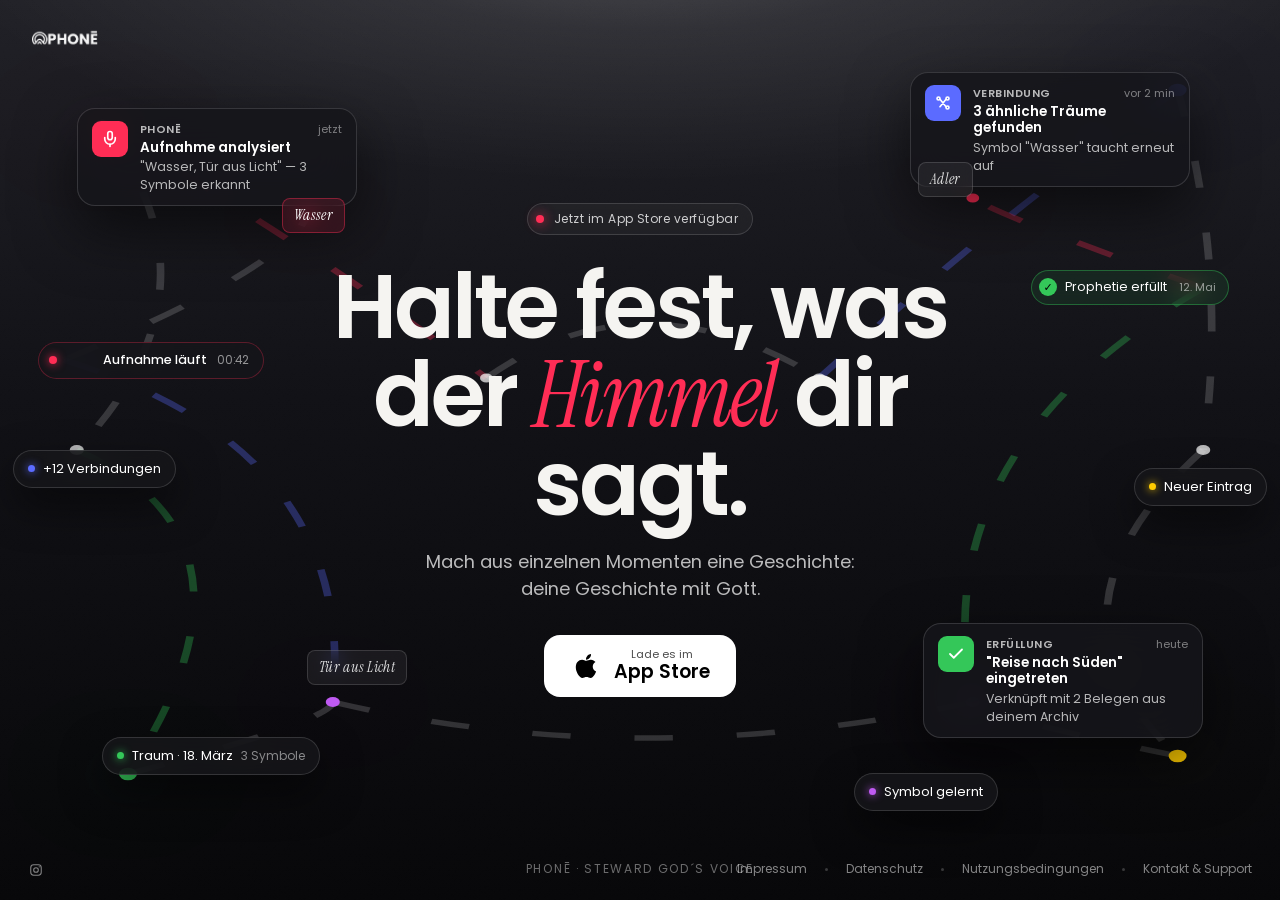
<file: index Kopie.html>
<!doctype html>
<html lang="de">

<head>
  <meta charset="utf-8">
  <title>PHONĒ — Halte fest, was der Himmel dir sagt</title>
  <meta name="viewport" content="width=device-width,initial-scale=1">
  <meta name="description" content="PHONĒ — Halte fest, was der Himmel dir sagt. Verfügbar im App Store.">
  <link rel="preconnect" href="https://fonts.googleapis.com">
  <link rel="preconnect" href="https://fonts.gstatic.com" crossorigin>
  <link
    href="https://fonts.googleapis.com/css2?family=Poppins:wght@300;400;500;600;700;800&family=Instrument+Serif:ital@0;1&display=swap"
    rel="stylesheet">
  <style>
    :root {
      --bg: #0a0a0c;
      --text: #f5f4f1;
      --muted: #8a8a92;
      --line: rgba(255, 255, 255, .08);
      --line-2: rgba(255, 255, 255, .14);
      --brand: #FF2D55;
      --brand-soft: #ff4f72;
      --green: #34C759;
      --blue: #5B6BFF;
      --yellow: #FFCC00;
      --purple: #BF5AF2;
    }

    * {
      box-sizing: border-box;
    }

    html,
    body {
      margin: 0;
      padding: 0;
      height: 100%;
      overflow: hidden;
      background: var(--bg);
      color: var(--text);
    }

    body {
      font-family: "Poppins", -apple-system, system-ui, sans-serif;
      -webkit-font-smoothing: antialiased;
      line-height: 1.5;
    }

    a {
      color: inherit;
      text-decoration: none;
    }

    .serif {
      font-family: "Instrument Serif", "Times New Roman", serif;
      font-style: italic;
      font-weight: 400;
    }

    .stage {
      position: fixed;
      inset: 0;
      overflow: hidden;
      display: grid;
      place-items: center;
      background:
        radial-gradient(ellipse 78% 42% at 50% -10%, rgba(255, 255, 255, .22), rgba(255, 255, 255, .08) 32%, transparent 72%),
        linear-gradient(180deg, #202026 0%, #111116 44%, #070709 100%);
    }

    .stage::after {
      content: '';
      position: absolute;
      inset: 0;
      pointer-events: none;
      opacity: .35;
      background-image: url("data:image/svg+xml;utf8,<svg xmlns='http://www.w3.org/2000/svg' width='200' height='200'><filter id='n'><feTurbulence baseFrequency='.9' numOctaves='2' stitchTiles='stitch'/><feColorMatrix values='0 0 0 0 1 0 0 0 0 1 0 0 0 0 1 0 0 0 .12 0'/></filter><rect width='100%25' height='100%25' filter='url(%23n)'/></svg>");
      mix-blend-mode: overlay;
    }

    /* Logo top-left */
    .top-logo {
      position: absolute;
      top: 28px;
      left: 32px;
      z-index: 50;
    }

    .top-logo img {
      height: 22px;
      opacity: .95;
    }

    /* Footer mark bottom */
    .bot-mark {
      position: absolute;
      bottom: 22px;
      left: 50%;
      transform: translateX(-50%);
      z-index: 50;
      color: rgba(255, 255, 255, .4);
      font-size: 12px;
      letter-spacing: .14em;
      text-transform: uppercase;
    }

    /* Footer social bottom-left + links bottom-right */
    .social-links {
      position: absolute;
      bottom: 22px;
      left: 28px;
      z-index: 50;
      display: flex;
      gap: 16px;
      color: rgba(255, 255, 255, .5);
    }

    .social-links a {
      display: grid;
      width: 16px;
      height: 16px;
      place-items: center;
      transition: color .2s ease;
    }

    .social-links a:hover {
      color: #fff;
    }

    .social-links svg {
      width: 14px;
      height: 14px;
      fill: none;
      stroke: currentColor;
      stroke-width: 1.8;
    }

    /* Footer links bottom-right */
    .foot-links {
      position: absolute;
      bottom: 22px;
      right: 28px;
      z-index: 50;
      display: flex;
      gap: 18px;
      font-size: 12px;
      color: rgba(255, 255, 255, .5);
    }

    .foot-links a {
      transition: color .2s ease;
      position: relative;
    }

    .foot-links a:hover {
      color: #fff;
    }

    .foot-links .sep {
      width: 3px;
      height: 3px;
      border-radius: 50%;
      background: rgba(255, 255, 255, .2);
      align-self: center;
    }

    /* Center content */
    .center {
      position: relative;
      z-index: 30;
      text-align: center;
      max-width: 760px;
      padding: 0 24px;
    }

    .eyebrow {
      display: inline-flex;
      align-items: center;
      gap: 10px;
      padding: 6px 14px 6px 8px;
      border: 1px solid var(--line-2);
      border-radius: 999px;
      background: rgba(255, 255, 255, .04);
      font-size: 12px;
      letter-spacing: .04em;
      color: rgba(255, 255, 255, .78);
      margin-bottom: 28px;
      backdrop-filter: blur(10px);
      -webkit-backdrop-filter: blur(10px);
    }

    .eyebrow .dot {
      width: 8px;
      height: 8px;
      border-radius: 50%;
      background: var(--brand);
      box-shadow: 0 0 12px var(--brand);
      animation: pulse 2s ease-in-out infinite;
    }

    @keyframes pulse {

      0%,
      100% {
        opacity: 1
      }

      50% {
        opacity: .4
      }
    }

    h1 {
      font-size: clamp(44px, 7vw, 96px);
      line-height: .98;
      font-weight: 600;
      letter-spacing: -.035em;
      margin: 0 0 22px;
      text-wrap: balance;
    }

    h1 .accent {
      color: var(--brand);
    }

    p.lead {
      font-size: clamp(15px, 1.4vw, 18px);
      color: rgba(255, 255, 255, .72);
      max-width: 520px;
      margin: 0 auto 32px;
      text-wrap: pretty;
    }

    .appstore-btn {
      display: inline-flex;
      align-items: center;
      gap: 12px;
      padding: 14px 26px;
      background: #fff;
      color: #000;
      border-radius: 16px;
      transition: transform .2s, box-shadow .2s;
    }

    .appstore-btn:hover {
      transform: translateY(-2px);
      box-shadow: 0 18px 40px rgba(255, 255, 255, .2);
    }

    .appstore-btn .small {
      font-size: 11px;
      line-height: 1;
      opacity: .7;
    }

    .appstore-btn .big {
      font-size: 19px;
      font-weight: 600;
      line-height: 1.1;
      margin-top: 2px;
    }

    /* Connection threads SVG layer */
    .threads {
      position: absolute;
      inset: 0;
      width: 100%;
      height: 100%;
      z-index: 5;
      pointer-events: none;
      overflow: visible;
    }

    .thread-line {
      fill: none;
      stroke: rgba(255, 255, 255, .16);
      stroke-width: .6;
      stroke-dasharray: 3 5;
      animation: dash 90s linear infinite;
    }

    .thread-line.brand {
      stroke: rgba(255, 45, 85, .32);
    }

    .thread-line.blue {
      stroke: rgba(91, 107, 255, .32);
    }

    .thread-line.green {
      stroke: rgba(52, 199, 89, .32);
    }

    @keyframes dash {
      to {
        stroke-dashoffset: -200;
      }
    }

    .thread-dot {
      fill: rgba(255, 255, 255, .7);
      filter: drop-shadow(0 0 4px rgba(255, 255, 255, .6));
    }

    .thread-dot.brand {
      fill: var(--brand);
      filter: drop-shadow(0 0 6px var(--brand));
    }

    .thread-dot.blue {
      fill: var(--blue);
      filter: drop-shadow(0 0 6px var(--blue));
    }

    .thread-dot.green {
      fill: var(--green);
      filter: drop-shadow(0 0 6px var(--green));
    }

    .thread-dot.yellow {
      fill: var(--yellow);
      filter: drop-shadow(0 0 6px var(--yellow));
    }

    .thread-dot.purple {
      fill: var(--purple);
      filter: drop-shadow(0 0 6px var(--purple));
    }

    /* Floating items — pills, labels, notifications */
    .floater {
      position: absolute;
      z-index: 10;
      will-change: transform;
      animation-name: drift;
      animation-timing-function: ease-in-out;
      animation-iteration-count: infinite;
      animation-direction: alternate;
    }

    @keyframes drift {
      0% {
        transform: translate(0, 0) rotate(var(--rot, 0deg));
      }

      50% {
        transform: translate(var(--dx, 8px), var(--dy, -10px)) rotate(calc(var(--rot, 0deg) + var(--rotd, 1deg)));
      }

      100% {
        transform: translate(calc(var(--dx, 8px) * -.5), calc(var(--dy, -10px) * -1)) rotate(calc(var(--rot, 0deg) - var(--rotd, 1deg)));
      }
    }

    /* Notification card (stylized iOS) */
    .notif {
      width: 280px;
      background: rgba(22, 22, 26, .85);
      backdrop-filter: blur(20px) saturate(140%);
      -webkit-backdrop-filter: blur(20px) saturate(140%);
      border: 1px solid var(--line-2);
      border-radius: 18px;
      padding: 12px 14px;
      display: flex;
      align-items: flex-start;
      gap: 12px;
      box-shadow: 0 24px 60px rgba(0, 0, 0, .55);
    }

    .notif .ic {
      width: 36px;
      height: 36px;
      border-radius: 9px;
      flex-shrink: 0;
      display: grid;
      place-items: center;
      background: var(--brand);
    }

    .notif .ic.blue {
      background: var(--blue);
    }

    .notif .ic.green {
      background: var(--green);
    }

    .notif .ic svg {
      width: 18px;
      height: 18px;
    }

    .notif .body {
      flex: 1;
      min-width: 0;
    }

    .notif .row {
      display: flex;
      justify-content: space-between;
      align-items: baseline;
      gap: 8px;
    }

    .notif .app {
      font-size: 11px;
      font-weight: 600;
      letter-spacing: .04em;
      color: rgba(255, 255, 255, .7);
      text-transform: uppercase;
    }

    .notif .time {
      font-size: 11px;
      color: rgba(255, 255, 255, .45);
      flex-shrink: 0;
    }

    .notif .title {
      font-size: 13.5px;
      font-weight: 600;
      color: #fff;
      margin-top: 2px;
      line-height: 1.25;
    }

    .notif .msg {
      font-size: 12.5px;
      color: rgba(255, 255, 255, .7);
      margin-top: 2px;
      line-height: 1.4;
      overflow: hidden;
      display: -webkit-box;
      -webkit-line-clamp: 2;
      -webkit-box-orient: vertical;
    }

    /* Pill / chip */
    .pill {
      display: inline-flex;
      align-items: center;
      gap: 8px;
      padding: 8px 14px;
      border-radius: 999px;
      background: rgba(22, 22, 26, .82);
      backdrop-filter: blur(14px);
      -webkit-backdrop-filter: blur(14px);
      border: 1px solid var(--line-2);
      font-size: 13px;
      color: #fff;
      box-shadow: 0 18px 40px rgba(0, 0, 0, .5);
      white-space: nowrap;
    }

    .pill .pdot {
      width: 7px;
      height: 7px;
      border-radius: 50%;
      background: var(--brand);
      box-shadow: 0 0 8px var(--brand);
    }

    .pill.blue .pdot {
      background: var(--blue);
      box-shadow: 0 0 8px var(--blue);
    }

    .pill.green .pdot {
      background: var(--green);
      box-shadow: 0 0 8px var(--green);
    }

    .pill.yellow .pdot {
      background: var(--yellow);
      box-shadow: 0 0 8px var(--yellow);
    }

    .pill.purple .pdot {
      background: var(--purple);
      box-shadow: 0 0 8px var(--purple);
    }

    .pill .meta {
      color: rgba(255, 255, 255, .5);
      font-size: 12px;
    }

    /* Label tag — looks like a category tag */
    .label-tag {
      display: inline-flex;
      align-items: center;
      gap: 6px;
      padding: 5px 11px;
      border-radius: 8px;
      background: rgba(255, 255, 255, .06);
      border: 1px solid var(--line-2);
      font-size: 12px;
      letter-spacing: .02em;
      color: rgba(255, 255, 255, .85);
      backdrop-filter: blur(10px);
      -webkit-backdrop-filter: blur(10px);
      font-family: "Instrument Serif", serif;
      font-style: italic;
      font-size: 15px;
    }

    .label-tag.brand {
      color: #fff;
      background: rgba(255, 45, 85, .14);
      border-color: rgba(255, 45, 85, .4);
    }

    /* Mini chip with check (fulfilled prophecy) */
    .check-chip {
      display: inline-flex;
      align-items: center;
      gap: 8px;
      padding: 7px 12px 7px 7px;
      background: rgba(52, 199, 89, .1);
      border: 1px solid rgba(52, 199, 89, .4);
      border-radius: 999px;
      font-size: 12.5px;
      color: #fff;
      backdrop-filter: blur(10px);
      -webkit-backdrop-filter: blur(10px);
    }

    .check-chip .ck {
      width: 18px;
      height: 18px;
      border-radius: 50%;
      background: var(--green);
      color: #000;
      display: grid;
      place-items: center;
      font-weight: 800;
      font-size: 11px;
      flex-shrink: 0;
    }

    .check-chip .meta {
      color: rgba(255, 255, 255, .55);
      font-size: 11px;
      margin-left: 4px;
    }

    /* Waveform mini */
    .wave-chip {
      display: inline-flex;
      align-items: center;
      gap: 10px;
      padding: 8px 14px 8px 10px;
      background: rgba(22, 22, 26, .85);
      border: 1px solid rgba(255, 45, 85, .3);
      border-radius: 999px;
      backdrop-filter: blur(14px);
      -webkit-backdrop-filter: blur(14px);
    }

    .wave-chip .rec {
      width: 8px;
      height: 8px;
      border-radius: 50%;
      background: var(--brand);
      box-shadow: 0 0 10px var(--brand);
      animation: pulse 1.4s ease-in-out infinite;
    }

    .wave-chip .wave-bars {
      display: flex;
      align-items: center;
      gap: 2px;
      height: 14px;
    }

    .wave-chip .wave-bars span {
      width: 2px;
      background: var(--brand-soft);
      border-radius: 2px;
      animation: wbar 1.2s ease-in-out infinite;
    }

    @keyframes wbar {

      0%,
      100% {
        height: 20%;
      }

      50% {
        height: 100%;
      }
    }

    .wave-chip .label {
      font-size: 12.5px;
      color: #fff;
      font-weight: 500;
    }

    .wave-chip .time {
      font-family: "Poppins";
      font-size: 11.5px;
      color: rgba(255, 255, 255, .55);
      font-variant-numeric: tabular-nums;
    }

    /* Position helpers — desktop */
    .f1 {
      top: 12%;
      left: 6%;
      --dx: 12px;
      --dy: -14px;
      --rot: -3deg;
      --rotd: 1.2deg;
      animation-duration: 9s;
    }

    .f2 {
      top: 8%;
      right: 7%;
      --dx: -10px;
      --dy: -12px;
      --rot: 4deg;
      --rotd: 1.5deg;
      animation-duration: 11s;
    }

    .f3 {
      top: 38%;
      left: 3%;
      --dx: 14px;
      --dy: 8px;
      --rot: -6deg;
      --rotd: 1.8deg;
      animation-duration: 8.5s;
    }

    .f4 {
      top: 30%;
      right: 4%;
      --dx: -12px;
      --dy: 10px;
      --rot: 5deg;
      --rotd: 1.5deg;
      animation-duration: 10s;
    }

    .f5 {
      bottom: 14%;
      left: 8%;
      --dx: 10px;
      --dy: -10px;
      --rot: -4deg;
      --rotd: 1.3deg;
      animation-duration: 12s;
    }

    .f6 {
      bottom: 18%;
      right: 6%;
      --dx: -14px;
      --dy: -8px;
      --rot: 6deg;
      --rotd: 1.6deg;
      animation-duration: 9.5s;
    }

    .f7 {
      top: 22%;
      left: 22%;
      --dx: 8px;
      --dy: -8px;
      --rot: -8deg;
      --rotd: 2deg;
      animation-duration: 13s;
    }

    .f8 {
      top: 18%;
      right: 24%;
      --dx: -8px;
      --dy: 10px;
      --rot: 7deg;
      --rotd: 1.6deg;
      animation-duration: 10.5s;
    }

    .f9 {
      bottom: 24%;
      left: 24%;
      --dx: 10px;
      --dy: 10px;
      --rot: -5deg;
      --rotd: 1.4deg;
      animation-duration: 11.5s;
    }

    .f10 {
      bottom: 10%;
      right: 22%;
      --dx: -10px;
      --dy: 8px;
      --rot: 4deg;
      --rotd: 1.6deg;
      animation-duration: 9s;
    }

    .f11 {
      top: 50%;
      left: 1%;
      --dx: 8px;
      --dy: -12px;
      --rot: -10deg;
      --rotd: 1deg;
      animation-duration: 14s;
    }

    .f12 {
      top: 52%;
      right: 1%;
      --dx: -8px;
      --dy: -10px;
      --rot: 8deg;
      --rotd: 1deg;
      animation-duration: 13s;
    }

    /* ─── Tablet ─── */
    @media (max-width: 980px) {
      .top-logo {
        top: 22px;
        left: 22px;
      }

      .top-logo img {
        height: 20px;
      }

      .notif {
        width: 240px;
      }

      .f7,
      .f8,
      .f9,
      .f10 {
        display: none;
      }

      .f1 {
        top: 6%;
        left: 4%;
      }

      .f2 {
        top: 4%;
        right: 4%;
      }

      .f3 {
        top: 34%;
        left: -2%;
      }

      .f4 {
        top: 28%;
        right: -2%;
      }

      .f5 {
        bottom: 10%;
        left: 2%;
      }

      .f6 {
        bottom: 12%;
        right: 2%;
      }

      .f11 {
        top: 56%;
        left: -4%;
      }

      .f12 {
        top: 58%;
        right: -4%;
      }
    }

    /* ─── Mobile ─── */
    @media (max-width: 640px) {
      .center {
        padding: 0 18px;
        max-width: 100%;
      }

      h1 {
        font-size: clamp(34px, 11vw, 56px);
        margin-bottom: 18px;
        line-height: 1;
      }

      p.lead {
        font-size: 14.5px;
        margin-bottom: 26px;
        max-width: 360px;
      }

      .eyebrow {
        font-size: 11px;
        margin-bottom: 22px;
        padding: 5px 12px 5px 7px;
      }

      .appstore-btn {
        padding: 12px 22px;
        gap: 10px;
      }

      .appstore-btn svg {
        width: 26px;
        height: 26px;
      }

      .appstore-btn .big {
        font-size: 17px;
      }

      .top-logo {
        top: 18px;
        left: 18px;
      }

      .top-logo img {
        height: 18px;
      }

      .bot-mark {
        display: none;
      }

      .social-links {
        bottom: 14px;
        left: 14px;
        gap: 12px;
      }

      .social-links svg {
        width: 13px;
        height: 13px;
      }

      .foot-links {
        bottom: 14px;
        right: 14px;
        left: 46px;
        justify-content: flex-end;
        flex-wrap: wrap;
        gap: 8px 10px;
        font-size: 10.5px;
      }

      .foot-links .sep {
        width: 2px;
        height: 2px;
      }

      /* Compact floaters: smaller notif, tighter pills */
      .notif {
        width: 180px;
        padding: 9px 10px;
        gap: 9px;
        border-radius: 14px;
      }

      .notif .ic {
        width: 28px;
        height: 28px;
        border-radius: 7px;
      }

      .notif .ic svg {
        width: 14px;
        height: 14px;
      }

      .notif .app {
        font-size: 9.5px;
      }

      .notif .time {
        font-size: 9.5px;
      }

      .notif .title {
        font-size: 11.5px;
      }

      .notif .msg {
        font-size: 10.5px;
        -webkit-line-clamp: 2;
      }

      .pill {
        font-size: 11px;
        padding: 6px 11px;
        gap: 6px;
      }

      .pill .pdot {
        width: 6px;
        height: 6px;
      }

      .pill .meta {
        font-size: 10px;
      }

      .label-tag {
        font-size: 13px;
        padding: 4px 10px;
      }

      .check-chip {
        font-size: 11px;
        padding: 5px 10px 5px 5px;
      }

      .check-chip .ck {
        width: 16px;
        height: 16px;
        font-size: 10px;
      }

      .check-chip .meta {
        font-size: 10px;
      }

      .wave-chip {
        padding: 6px 11px 6px 8px;
        gap: 7px;
      }

      .wave-chip .label {
        font-size: 11px;
      }

      .wave-chip .time {
        font-size: 10px;
      }

      .wave-chip .wave-bars {
        height: 11px;
      }

      /* Hide secondary clutter on phones — keep frame readable */
      .f7,
      .f8,
      .f9,
      .f10,
      .f11,
      .f12 {
        display: none;
      }

      /* 4 floaters at the corners + 2 mid-edges, hugging the edges */
      .f1 {
        top: 9%;
        left: 3%;
        --dx: 6px;
        --dy: -8px;
      }

      .f2 {
        top: 7%;
        right: 3%;
        --dx: -6px;
        --dy: -8px;
      }

      .f3 {
        top: 42%;
        left: -22%;
        --dx: 8px;
        --dy: 6px;
      }

      /* peek in from edge */
      .f4 {
        top: 38%;
        right: -22%;
        --dx: -8px;
        --dy: 6px;
      }

      .f5 {
        bottom: 8%;
        left: 3%;
        --dx: 6px;
        --dy: -6px;
      }

      .f6 {
        bottom: 10%;
        right: 3%;
        --dx: -6px;
        --dy: -6px;
      }
    }

    /* ─── Very small / portrait phones ─── */
    @media (max-width: 400px) {
      h1 {
        font-size: clamp(30px, 11vw, 44px);
      }

      .social-links {
        left: 12px;
      }

      .foot-links {
        right: 10px;
        left: 42px;
        gap: 6px 8px;
        font-size: 9.5px;
      }

      .notif {
        width: 160px;
      }

      .f3,
      .f4 {
        display: none;
      }

      .f1 {
        top: 7%;
        left: 2%;
      }

      .f2 {
        top: 5%;
        right: 2%;
      }

      .f5 {
        bottom: 7%;
        left: 2%;
      }

      .f6 {
        bottom: 9%;
        right: 2%;
      }
    }

    /* ─── Short viewports (landscape phones) ─── */
    @media (max-height: 640px) and (max-width: 900px) {
      .center {
        transform: scale(.92);
      }

      h1 {
        margin-bottom: 14px;
      }

      p.lead {
        margin-bottom: 20px;
      }

      .eyebrow {
        margin-bottom: 16px;
      }
    }
  </style>
</head>

<body>

  <div class="stage" data-screen-label="01 Hero">

    <a href="#" class="top-logo">
      <img src="assets/logo_schrift_weis.png" alt="PHONĒ">
    </a>

    <!-- Connection threads (SVG) -->
    <svg class="threads" viewBox="0 0 100 100" preserveAspectRatio="none">
      <!-- left side threads -->
      <path class="thread-line brand" d="M 8 14 Q 25 28, 38 42" />
      <path class="thread-line" d="M 8 14 Q 18 32, 6 50" />
      <path class="thread-line green" d="M 6 50 Q 22 60, 10 86" />
      <path class="thread-line" d="M 5 40 Q 22 30, 24 24" />
      <path class="thread-line blue" d="M 5 40 Q 28 50, 26 78" />
      <path class="thread-line" d="M 10 86 Q 26 80, 26 78" />

      <!-- right side threads -->
      <path class="thread-line blue" d="M 92 10 Q 78 24, 64 42" />
      <path class="thread-line" d="M 92 10 Q 96 30, 94 50" />
      <path class="thread-line" d="M 94 50 Q 80 68, 92 84" />
      <path class="thread-line brand" d="M 94 32 Q 78 24, 76 22" />
      <path class="thread-line green" d="M 94 32 Q 72 50, 76 78" />
      <path class="thread-line" d="M 92 84 Q 78 80, 76 78" />

      <!-- cross-connectors top to center area -->
      <path class="thread-line" d="M 38 42 Q 50 30, 64 42" />
      <path class="thread-line" d="M 26 78 Q 50 86, 76 78" />

      <!-- dots at thread joints -->
      <circle class="thread-dot brand" cx="8" cy="14" r=".7" />
      <circle class="thread-dot" cx="6" cy="50" r=".55" />
      <circle class="thread-dot green" cx="10" cy="86" r=".7" />
      <circle class="thread-dot blue" cx="92" cy="10" r=".7" />
      <circle class="thread-dot" cx="94" cy="50" r=".55" />
      <circle class="thread-dot yellow" cx="92" cy="84" r=".7" />
      <circle class="thread-dot" cx="38" cy="42" r=".5" />
      <circle class="thread-dot" cx="64" cy="42" r=".5" />
      <circle class="thread-dot purple" cx="26" cy="78" r=".55" />
      <circle class="thread-dot purple" cx="76" cy="78" r=".55" />
      <circle class="thread-dot brand" cx="24" cy="24" r=".5" />
      <circle class="thread-dot brand" cx="76" cy="22" r=".5" />
    </svg>

    <!-- ── Floating items ── -->

    <!-- Top-left: notification -->
    <div class="floater f1">
      <div class="notif">
        <div class="ic">
          <svg viewBox="0 0 24 24" fill="none" stroke="#fff" stroke-width="2.2" stroke-linecap="round"
            stroke-linejoin="round">
            <rect x="9" y="2" width="6" height="11" rx="3" />
            <path d="M5 10v2a7 7 0 0 0 14 0v-2" />
            <line x1="12" y1="19" x2="12" y2="22" />
          </svg>
        </div>
        <div class="body">
          <div class="row">
            <span class="app">PHONĒ</span>
            <span class="time">jetzt</span>
          </div>
          <div class="title">Aufnahme analysiert</div>
          <div class="msg">"Wasser, Tür aus Licht" — 3 Symbole erkannt</div>
        </div>
      </div>
    </div>

    <!-- Top-right: notification (connection) -->
    <div class="floater f2">
      <div class="notif">
        <div class="ic blue">
          <svg viewBox="0 0 24 24" fill="none" stroke="#fff" stroke-width="2.2" stroke-linecap="round">
            <circle cx="6" cy="6" r="2" />
            <circle cx="18" cy="18" r="2" />
            <circle cx="18" cy="6" r="2" />
            <path d="m8 7 8 10M16 7 8 17" />
          </svg>
        </div>
        <div class="body">
          <div class="row">
            <span class="app">Verbindung</span>
            <span class="time">vor 2 min</span>
          </div>
          <div class="title">3 ähnliche Träume gefunden</div>
          <div class="msg">Symbol "Wasser" taucht erneut auf</div>
        </div>
      </div>
    </div>

    <!-- Mid-left: wave chip (recording) -->
    <div class="floater f3">
      <div class="wave-chip">
        <span class="rec"></span>
        <div class="wave-bars">
          <span style="animation-delay:0s"></span>
          <span style="animation-delay:.1s"></span>
          <span style="animation-delay:.2s"></span>
          <span style="animation-delay:.3s"></span>
          <span style="animation-delay:.15s"></span>
          <span style="animation-delay:.05s"></span>
          <span style="animation-delay:.25s"></span>
        </div>
        <span class="label">Aufnahme läuft</span>
        <span class="time">00:42</span>
      </div>
    </div>

    <!-- Mid-right: check chip (fulfilled) -->
    <div class="floater f4">
      <div class="check-chip">
        <span class="ck">✓</span>
        <span>Prophetie erfüllt</span>
        <span class="meta">12. Mai</span>
      </div>
    </div>

    <!-- Bottom-left: pill -->
    <div class="floater f5">
      <div class="pill green">
        <span class="pdot"></span>
        <span>Traum · 18. März</span>
        <span class="meta">3 Symbole</span>
      </div>
    </div>

    <!-- Bottom-right: notification (assistant) -->
    <div class="floater f6">
      <div class="notif">
        <div class="ic green">
          <svg viewBox="0 0 24 24" fill="none" stroke="#fff" stroke-width="2.4" stroke-linecap="round"
            stroke-linejoin="round">
            <polyline points="20 6 9 17 4 12" />
          </svg>
        </div>
        <div class="body">
          <div class="row">
            <span class="app">Erfüllung</span>
            <span class="time">heute</span>
          </div>
          <div class="title">"Reise nach Süden" eingetreten</div>
          <div class="msg">Verknüpft mit 2 Belegen aus deinem Archiv</div>
        </div>
      </div>
    </div>

    <!-- Inner pills: serif tags -->
    <div class="floater f7">
      <div class="label-tag brand">Wasser</div>
    </div>
    <div class="floater f8">
      <div class="label-tag">Adler</div>
    </div>
    <div class="floater f9">
      <div class="label-tag">Tür aus Licht</div>
    </div>
    <div class="floater f10">
      <div class="pill purple">
        <span class="pdot"></span>
        <span>Symbol gelernt</span>
      </div>
    </div>

    <!-- Far-edge minor pills -->
    <div class="floater f11">
      <div class="pill blue">
        <span class="pdot"></span>
        <span>+12 Verbindungen</span>
      </div>
    </div>
    <div class="floater f12">
      <div class="pill yellow">
        <span class="pdot"></span>
        <span>Neuer Eintrag</span>
      </div>
    </div>

    <!-- Center content -->
    <div class="center">
      <div class="eyebrow">
        <span class="dot"></span>
        <span>Jetzt im App Store verfügbar</span>
      </div>
      <h1>
        Halte fest, was<br>
        der <span class="serif accent">Himmel</span> dir sagt.
      </h1>
      <p class="lead">
        Mach aus einzelnen Momenten eine Geschichte: <br> deine Geschichte mit Gott.
      </p>
      <a href="https://apps.apple.com/de/app/phonē-träume-prophetien/id6746813152" class="appstore-btn">
        <svg width="32" height="32" viewBox="0 0 24 24" fill="#000">
          <path
            d="M17.05 20.28c-.98.95-2.05.8-3.08.35-1.09-.46-2.09-.48-3.24 0-1.44.62-2.2.44-3.06-.35C2.79 15.25 3.51 7.59 9.05 7.31c1.35.07 2.29.74 3.08.8 1.18-.24 2.31-.93 3.57-.84 1.51.12 2.65.72 3.4 1.8-3.12 1.87-2.38 5.98.48 7.13-.57 1.5-1.31 2.99-2.54 4.09zM12.03 7.25c-.15-2.23 1.66-4.07 3.74-4.25.29 2.58-2.34 4.5-3.74 4.25z" />
        </svg>
        <div>
          <div class="small">Lade es im</div>
          <div class="big">App Store</div>
        </div>
      </a>
    </div>

    <div class="bot-mark">PHONĒ · Steward God´s Voice</div>

    <div class="social-links" aria-label="Social Media">
      <a href="https://www.instagram.com/phoneapp.de/" target="_blank" rel="noopener" aria-label="Instagram phoneapp.de">
        <svg viewBox="0 0 24 24" aria-hidden="true">
          <rect x="3" y="3" width="18" height="18" rx="5"></rect>
          <circle cx="12" cy="12" r="4"></circle>
          <circle cx="17.5" cy="6.5" r="1.1" fill="currentColor" stroke="none"></circle>
        </svg>
      </a>
    </div>

    <div class="foot-links">
      <a href="legal/impressum.html">Impressum</a>
      <span class="sep"></span>
      <a href="legal/datenschutz.html">Datenschutz</a>
      <span class="sep"></span>
      <a href="legal/agb.html">Nutzungsbedingungen</a>
      <span class="sep"></span>
      <a href="legal/kontakt.html">Kontakt &amp; Support</a>
    </div>

  </div>

</body>

</html>
</file>
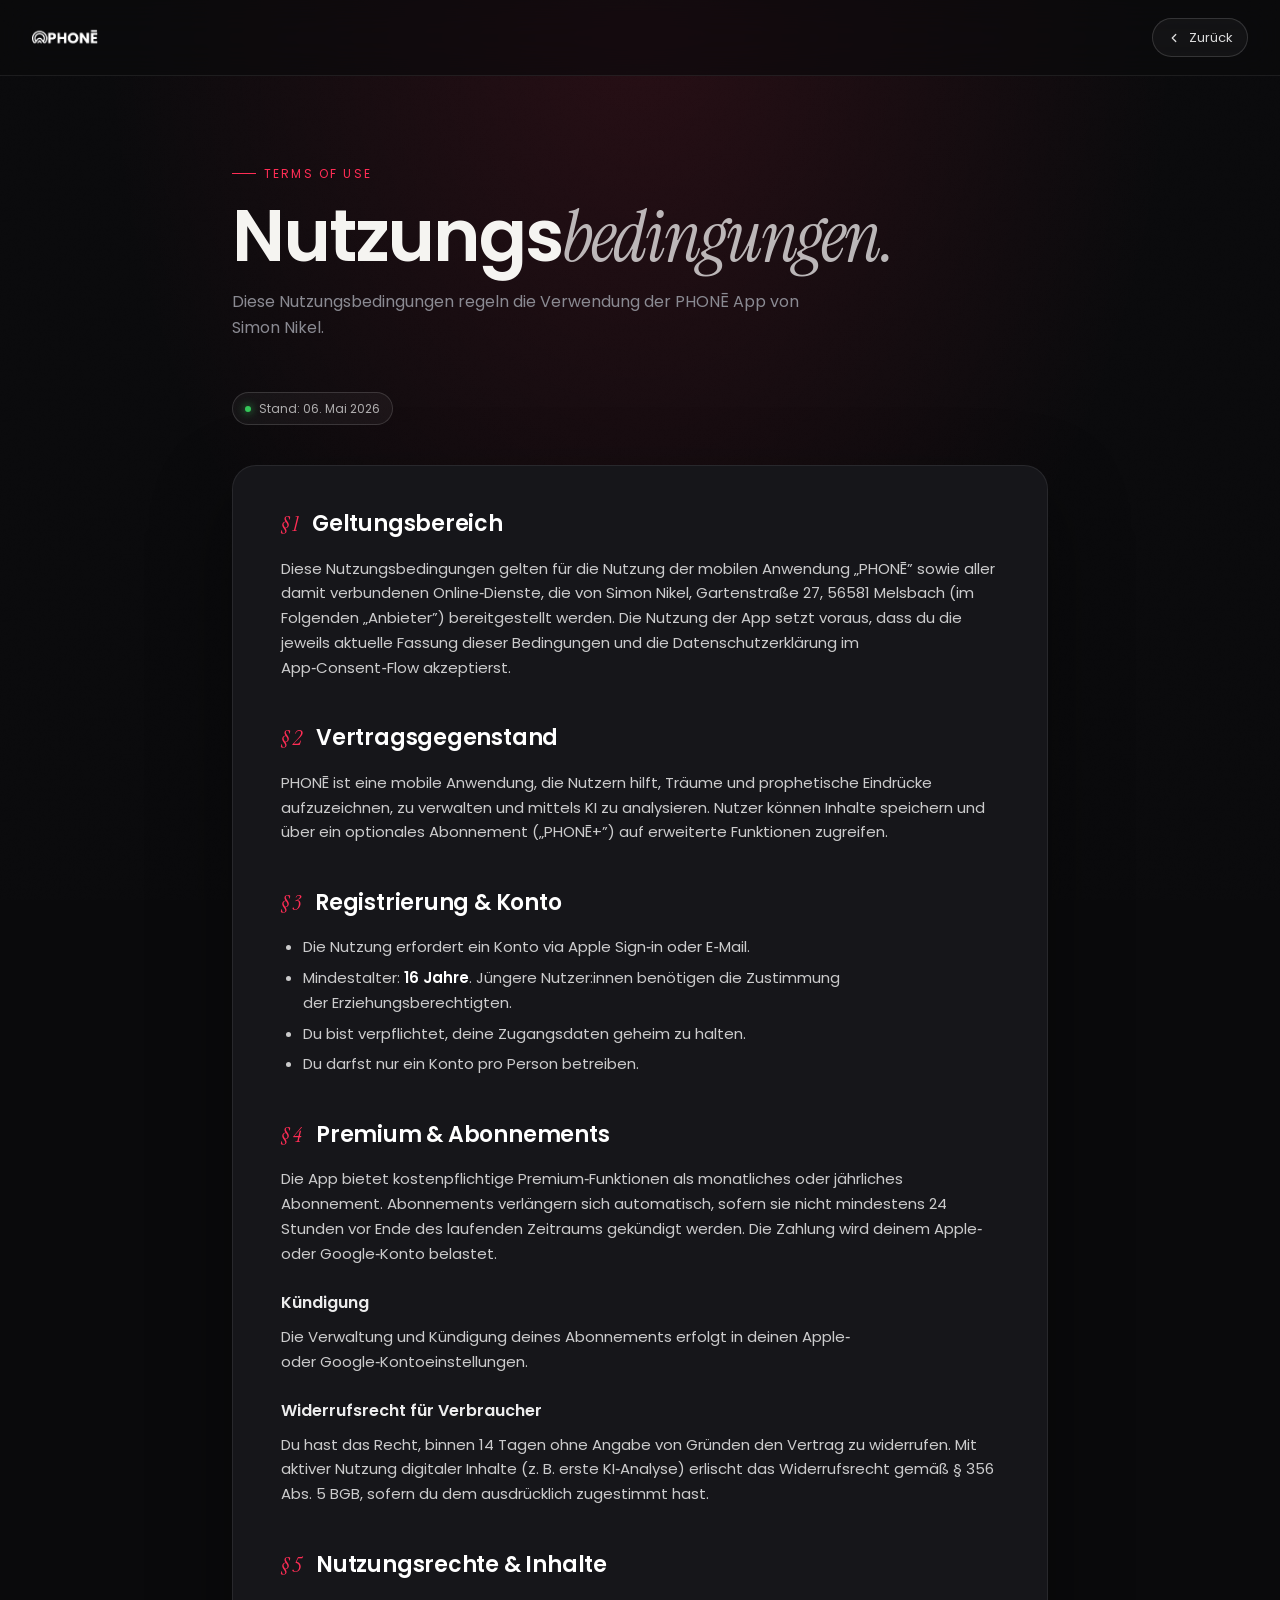
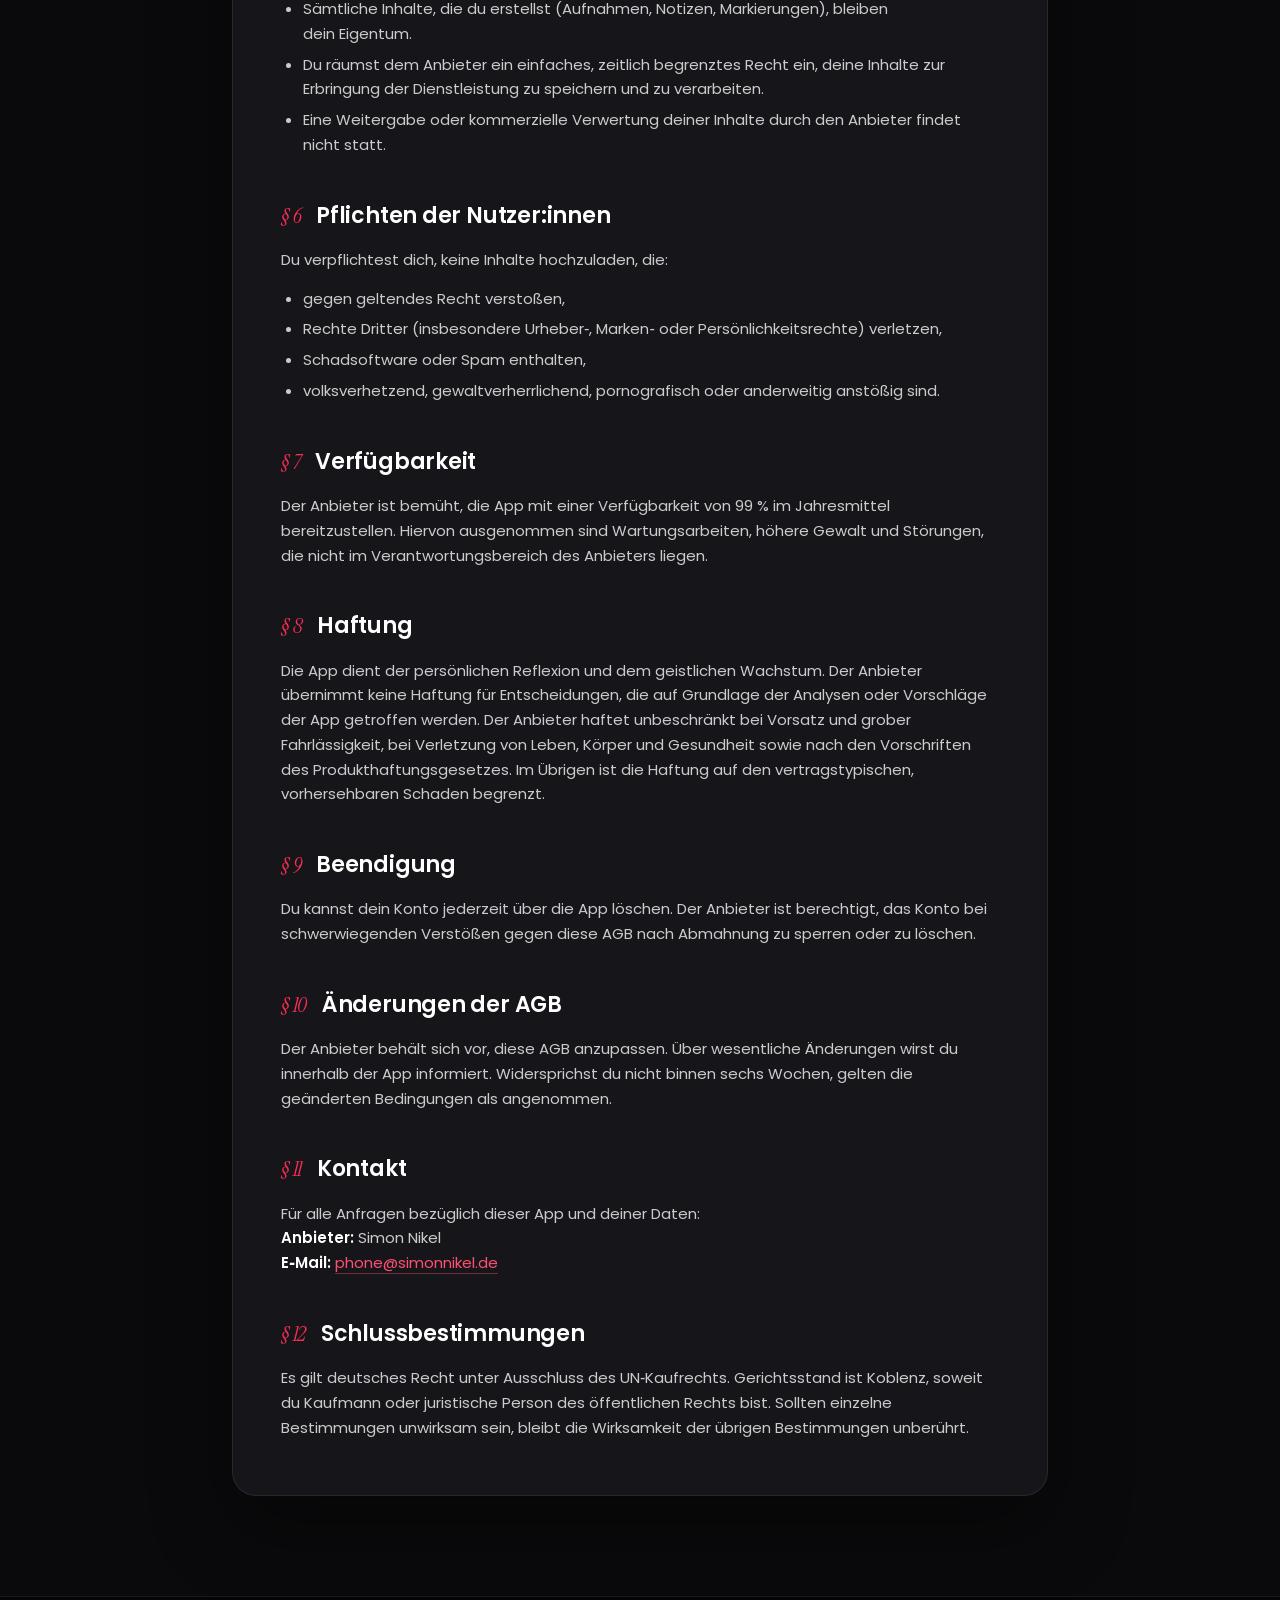
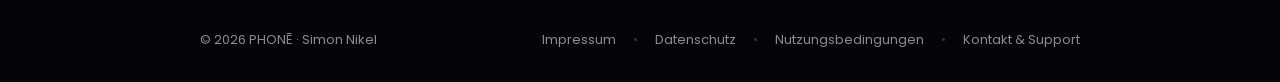
<file: legal/agb.html>
<!doctype html>
<html lang="de">
<head>
<meta charset="utf-8">
<title>Nutzungsbedingungen — PHONĒ</title>
<meta name="viewport" content="width=device-width,initial-scale=1">
<meta name="description" content="Nutzungsbedingungen von PHONĒ — Terms of Use.">
<link rel="preconnect" href="https://fonts.googleapis.com">
<link rel="preconnect" href="https://fonts.gstatic.com" crossorigin>
<link href="https://fonts.googleapis.com/css2?family=Poppins:wght@300;400;500;600;700&family=Instrument+Serif:ital@0;1&display=swap" rel="stylesheet">
<link rel="stylesheet" href="legal.css">
</head>
<body>

<nav class="legal-nav">
  <a href="../index.html" class="logo">
    <img src="logo_schrift_weis.png" alt="PHONĒ">
  </a>
  <a href="../index.html" class="back">
    <svg width="14" height="14" viewBox="0 0 24 24" fill="none" stroke="currentColor" stroke-width="2.2" stroke-linecap="round" stroke-linejoin="round"><path d="m15 18-6-6 6-6"/></svg>
    Zurück
  </a>
</nav>

<main class="legal-wrap">
  <div class="legal-eyebrow">Terms of Use</div>
  <h1>Nutzungs<span class="serif">bedingungen.</span></h1>
  <p class="legal-sub">Diese Nutzungsbedingungen regeln die Verwendung der PHONĒ App von Simon Nikel.</p>

  <div class="legal-meta">
    <span class="dot"></span>
    Stand: 06. Mai 2026
  </div>

  <div class="legal-content">

    <h2><span class="num">§ 1</span> Geltungsbereich</h2>
    <p>
      Diese Nutzungsbedingungen gelten für die Nutzung der mobilen Anwendung „PHONĒ” sowie aller damit verbundenen Online‑Dienste, die von Simon Nikel, Gartenstraße 27, 56581 Melsbach (im Folgenden „Anbieter”) bereitgestellt werden. Die Nutzung der App setzt voraus, dass du die jeweils aktuelle Fassung dieser Bedingungen und die Datenschutzerklärung im App‑Consent‑Flow akzeptierst.
    </p>

    <h2><span class="num">§ 2</span> Vertragsgegenstand</h2>
    <p>
      PHONĒ ist eine mobile Anwendung, die Nutzern hilft, Träume und prophetische Eindrücke aufzuzeichnen, zu verwalten und mittels KI zu analysieren. Nutzer können Inhalte speichern und über ein optionales Abonnement („PHONĒ+”) auf erweiterte Funktionen zugreifen.
    </p>

    <h2><span class="num">§ 3</span> Registrierung &amp; Konto</h2>
    <ul>
      <li>Die Nutzung erfordert ein Konto via Apple Sign‑in oder E‑Mail.</li>
      <li>Mindestalter: <strong>16 Jahre</strong>. Jüngere Nutzer:innen benötigen die Zustimmung der Erziehungsberechtigten.</li>
      <li>Du bist verpflichtet, deine Zugangsdaten geheim zu halten.</li>
      <li>Du darfst nur ein Konto pro Person betreiben.</li>
    </ul>

    <h2><span class="num">§ 4</span> Premium &amp; Abonnements</h2>
    <p>
      Die App bietet kostenpflichtige Premium‑Funktionen als monatliches oder jährliches Abonnement. Abonnements verlängern sich automatisch, sofern sie nicht mindestens 24 Stunden vor Ende des laufenden Zeitraums gekündigt werden. Die Zahlung wird deinem Apple‑ oder Google‑Konto belastet.
    </p>
    <h3>Kündigung</h3>
    <p>
      Die Verwaltung und Kündigung deines Abonnements erfolgt in deinen Apple‑ oder Google‑Kontoeinstellungen.
    </p>
    <h3>Widerrufsrecht für Verbraucher</h3>
    <p>
      Du hast das Recht, binnen 14 Tagen ohne Angabe von Gründen den Vertrag zu widerrufen. Mit aktiver Nutzung digitaler Inhalte (z. B. erste KI‑Analyse) erlischt das Widerrufsrecht gemäß § 356 Abs. 5 BGB, sofern du dem ausdrücklich zugestimmt hast.
    </p>

    <h2><span class="num">§ 5</span> Nutzungsrechte &amp; Inhalte</h2>
    <ul>
      <li>Sämtliche Inhalte, die du erstellst (Aufnahmen, Notizen, Markierungen), bleiben dein Eigentum.</li>
      <li>Du räumst dem Anbieter ein einfaches, zeitlich begrenztes Recht ein, deine Inhalte zur Erbringung der Dienstleistung zu speichern und zu verarbeiten.</li>
      <li>Eine Weitergabe oder kommerzielle Verwertung deiner Inhalte durch den Anbieter findet nicht statt.</li>
    </ul>

    <h2><span class="num">§ 6</span> Pflichten der Nutzer:innen</h2>
    <p>Du verpflichtest dich, keine Inhalte hochzuladen, die:</p>
    <ul>
      <li>gegen geltendes Recht verstoßen,</li>
      <li>Rechte Dritter (insbesondere Urheber‑, Marken‑ oder Persönlichkeitsrechte) verletzen,</li>
      <li>Schadsoftware oder Spam enthalten,</li>
      <li>volksverhetzend, gewaltverherrlichend, pornografisch oder anderweitig anstößig sind.</li>
    </ul>

    <h2><span class="num">§ 7</span> Verfügbarkeit</h2>
    <p>
      Der Anbieter ist bemüht, die App mit einer Verfügbarkeit von 99 % im Jahresmittel bereitzustellen. Hiervon ausgenommen sind Wartungsarbeiten, höhere Gewalt und Störungen, die nicht im Verantwortungsbereich des Anbieters liegen.
    </p>

    <h2><span class="num">§ 8</span> Haftung</h2>
    <p>
      Die App dient der persönlichen Reflexion und dem geistlichen Wachstum. Der Anbieter übernimmt keine Haftung für Entscheidungen, die auf Grundlage der Analysen oder Vorschläge der App getroffen werden. Der Anbieter haftet unbeschränkt bei Vorsatz und grober Fahrlässigkeit, bei Verletzung von Leben, Körper und Gesundheit sowie nach den Vorschriften des Produkthaftungsgesetzes. Im Übrigen ist die Haftung auf den vertragstypischen, vorhersehbaren Schaden begrenzt.
    </p>

    <h2><span class="num">§ 9</span> Beendigung</h2>
    <p>
      Du kannst dein Konto jederzeit über die App löschen. Der Anbieter ist berechtigt, das Konto bei schwerwiegenden Verstößen gegen diese AGB nach Abmahnung zu sperren oder zu löschen.
    </p>

    <h2><span class="num">§ 10</span> Änderungen der AGB</h2>
    <p>
      Der Anbieter behält sich vor, diese AGB anzupassen. Über wesentliche Änderungen wirst du innerhalb der App informiert. Widersprichst du nicht binnen sechs Wochen, gelten die geänderten Bedingungen als angenommen.
    </p>

    <h2><span class="num">§ 11</span> Kontakt</h2>
    <p>
      Für alle Anfragen bezüglich dieser App und deiner Daten:<br>
      <strong>Anbieter:</strong> Simon Nikel<br>
      <strong>E‑Mail:</strong> <a href="mailto:phone@simonnikel.de">phone@simonnikel.de</a>
    </p>

    <h2><span class="num">§ 12</span> Schlussbestimmungen</h2>
    <p>
      Es gilt deutsches Recht unter Ausschluss des UN‑Kaufrechts. Gerichtsstand ist Koblenz, soweit du Kaufmann oder juristische Person des öffentlichen Rechts bist. Sollten einzelne Bestimmungen unwirksam sein, bleibt die Wirksamkeit der übrigen Bestimmungen unberührt.
    </p>

  </div>
</main>

<footer class="legal-footer">
  <div class="legal-footer-inner">
    <div>© 2026 PHONĒ · Simon Nikel</div>
    <div class="links">
      <a href="impressum.html">Impressum</a>
      <span class="sep"></span>
      <a href="datenschutz.html">Datenschutz</a>
      <span class="sep"></span>
      <a href="agb.html">Nutzungsbedingungen</a>
      <span class="sep"></span>
      <a href="kontakt.html">Kontakt &amp; Support</a>
    </div>
  </div>
</footer>

</body>
</html>
</file>
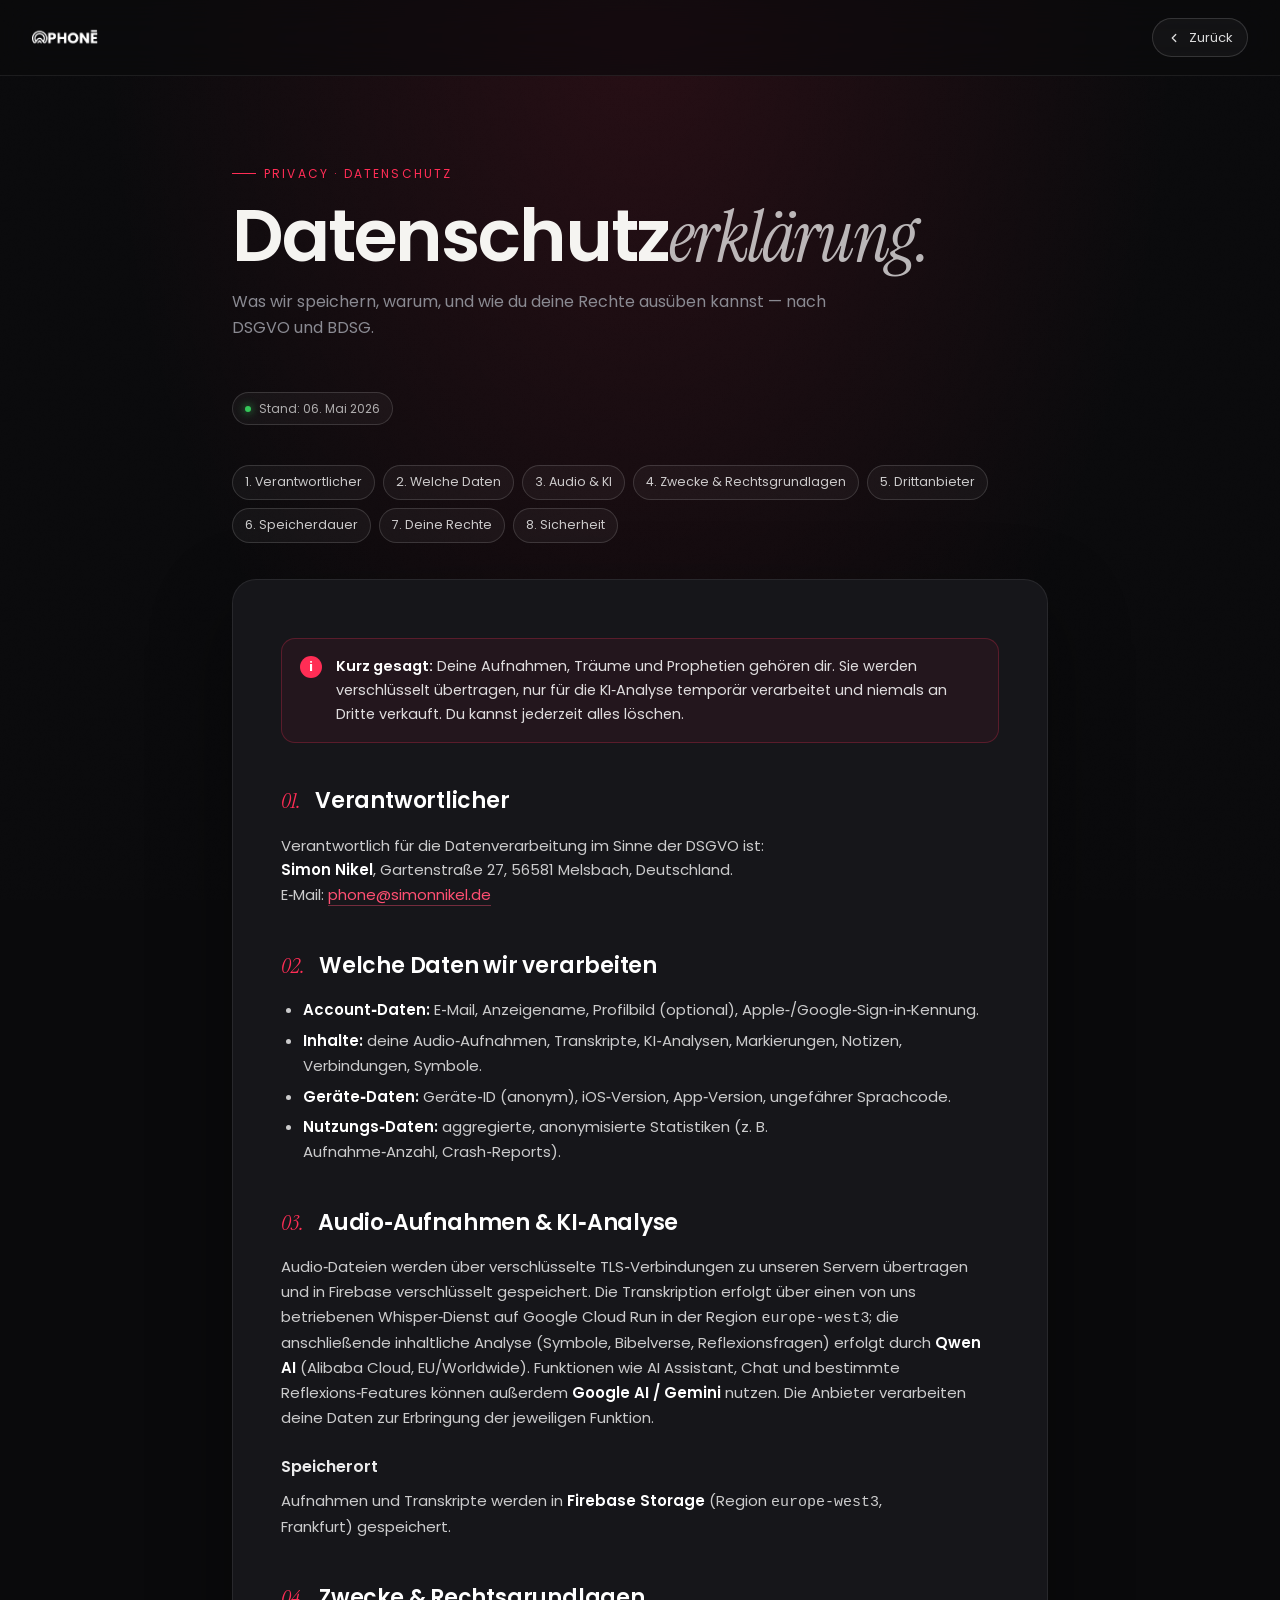
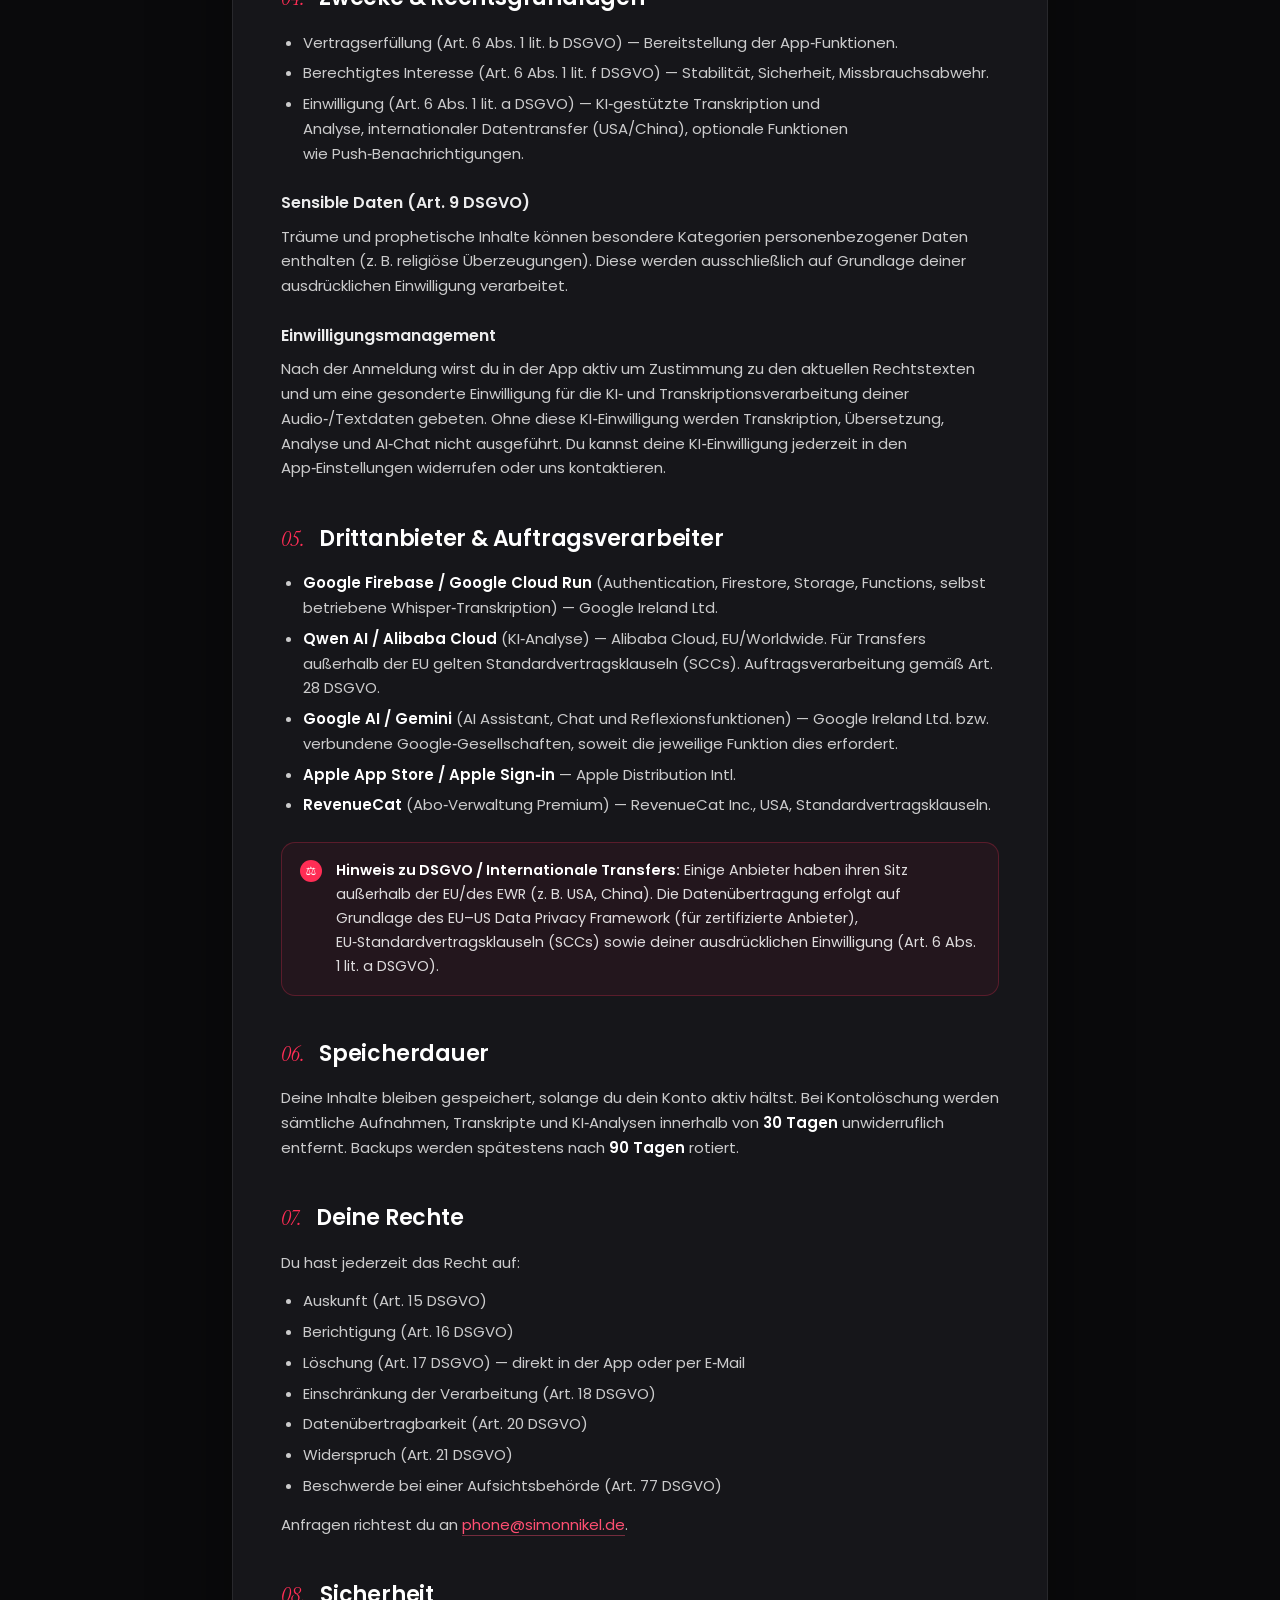
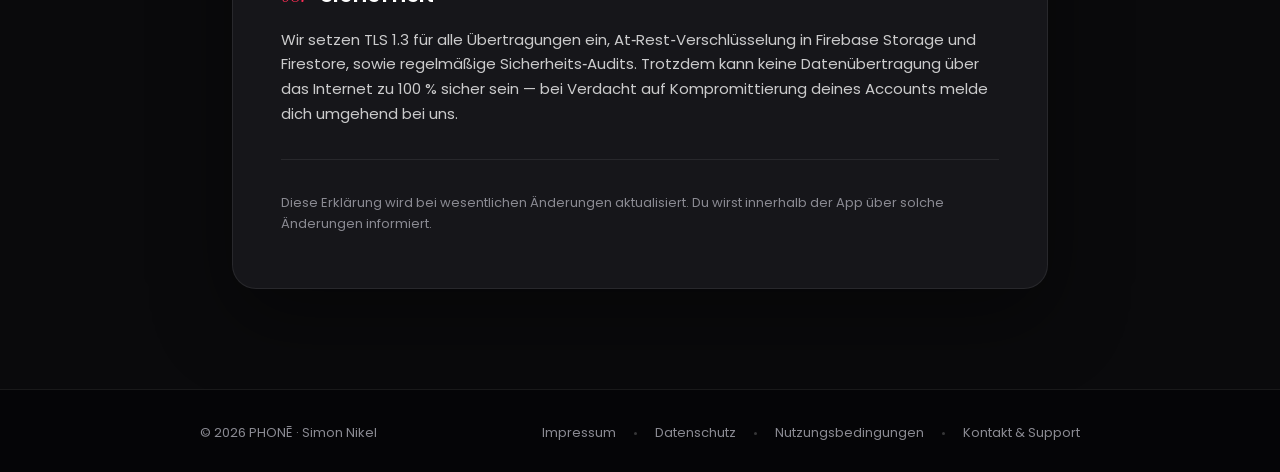
<file: legal/datenschutz.html>
<!doctype html>
<html lang="de">
<head>
<meta charset="utf-8">
<title>Datenschutzerklärung — PHONĒ</title>
<meta name="viewport" content="width=device-width,initial-scale=1">
<meta name="description" content="Datenschutzerklärung von PHONĒ — wie wir mit deinen Daten umgehen.">
<link rel="preconnect" href="https://fonts.googleapis.com">
<link rel="preconnect" href="https://fonts.gstatic.com" crossorigin>
<link href="https://fonts.googleapis.com/css2?family=Poppins:wght@300;400;500;600;700&family=Instrument+Serif:ital@0;1&display=swap" rel="stylesheet">
<link rel="stylesheet" href="legal.css">
</head>
<body>

<nav class="legal-nav">
  <a href="../index.html" class="logo">
    <img src="logo_schrift_weis.png" alt="PHONĒ">
  </a>
  <a href="../index.html" class="back">
    <svg width="14" height="14" viewBox="0 0 24 24" fill="none" stroke="currentColor" stroke-width="2.2" stroke-linecap="round" stroke-linejoin="round"><path d="m15 18-6-6 6-6"/></svg>
    Zurück
  </a>
</nav>

<main class="legal-wrap">
  <div class="legal-eyebrow">Privacy &middot; Datenschutz</div>
  <h1>Datenschutz<span class="serif">erklärung.</span></h1>
  <p class="legal-sub">Was wir speichern, warum, und wie du deine Rechte ausüben kannst — nach DSGVO und BDSG.</p>

  <div class="legal-meta">
    <span class="dot"></span>
    Stand: 06. Mai 2026
  </div>

  <div class="toc">
    <a href="#a1">1. Verantwortlicher</a>
    <a href="#a2">2. Welche Daten</a>
    <a href="#a3">3. Audio &amp; KI</a>
    <a href="#a4">4. Zwecke &amp; Rechtsgrundlagen</a>
    <a href="#a5">5. Drittanbieter</a>
    <a href="#a6">6. Speicherdauer</a>
    <a href="#a7">7. Deine Rechte</a>
    <a href="#a8">8. Sicherheit</a>
  </div>

  <div class="legal-content">

    <div class="callout">
      <div class="ico">i</div>
      <div>
        <strong>Kurz gesagt:</strong> Deine Aufnahmen, Träume und Prophetien gehören dir. Sie werden verschlüsselt übertragen, nur für die KI‑Analyse temporär verarbeitet und niemals an Dritte verkauft. Du kannst jederzeit alles löschen.
      </div>
    </div>

    <h2 id="a1"><span class="num">01.</span> Verantwortlicher</h2>
    <p>
      Verantwortlich für die Datenverarbeitung im Sinne der DSGVO ist:<br>
      <strong>Simon Nikel</strong>, Gartenstraße 27, 56581 Melsbach, Deutschland.<br>
      E‑Mail: <a href="mailto:phone@simonnikel.de">phone@simonnikel.de</a>
    </p>

    <h2 id="a2"><span class="num">02.</span> Welche Daten wir verarbeiten</h2>
    <ul>
      <li><strong>Account‑Daten:</strong> E‑Mail, Anzeigename, Profilbild (optional), Apple‑/Google‑Sign‑in‑Kennung.</li>
      <li><strong>Inhalte:</strong> deine Audio‑Aufnahmen, Transkripte, KI‑Analysen, Markierungen, Notizen, Verbindungen, Symbole.</li>
      <li><strong>Geräte‑Daten:</strong> Geräte‑ID (anonym), iOS‑Version, App‑Version, ungefährer Sprachcode.</li>
      <li><strong>Nutzungs‑Daten:</strong> aggregierte, anonymisierte Statistiken (z. B. Aufnahme‑Anzahl, Crash‑Reports).</li>
    </ul>

    <h2 id="a3"><span class="num">03.</span> Audio‑Aufnahmen &amp; KI‑Analyse</h2>
    <p>
      Audio‑Dateien werden über verschlüsselte TLS‑Verbindungen zu unseren Servern übertragen und in Firebase verschlüsselt gespeichert. Die Transkription erfolgt über einen von uns betriebenen Whisper‑Dienst auf Google Cloud Run in der Region <code>europe-west3</code>; die anschließende inhaltliche Analyse (Symbole, Bibelverse, Reflexionsfragen) erfolgt durch <strong>Qwen AI</strong> (Alibaba Cloud, EU/Worldwide). Funktionen wie AI Assistant, Chat und bestimmte Reflexions‑Features können außerdem <strong>Google AI / Gemini</strong> nutzen. Die Anbieter verarbeiten deine Daten zur Erbringung der jeweiligen Funktion.
    </p>
    <h3>Speicherort</h3>
    <p>Aufnahmen und Transkripte werden in <strong>Firebase Storage</strong> (Region <code>europe-west3</code>, Frankfurt) gespeichert.</p>

    <h2 id="a4"><span class="num">04.</span> Zwecke &amp; Rechtsgrundlagen</h2>
    <ul>
      <li>Vertragserfüllung (Art. 6 Abs. 1 lit. b DSGVO) — Bereitstellung der App‑Funktionen.</li>
      <li>Berechtigtes Interesse (Art. 6 Abs. 1 lit. f DSGVO) — Stabilität, Sicherheit, Missbrauchsabwehr.</li>
      <li>Einwilligung (Art. 6 Abs. 1 lit. a DSGVO) — KI‑gestützte Transkription und Analyse, internationaler Datentransfer (USA/China), optionale Funktionen wie Push‑Benachrichtigungen.</li>
    </ul>

    <h3>Sensible Daten (Art. 9 DSGVO)</h3>
    <p>
      Träume und prophetische Inhalte können besondere Kategorien personenbezogener Daten enthalten (z. B. religiöse Überzeugungen). Diese werden ausschließlich auf Grundlage deiner ausdrücklichen Einwilligung verarbeitet.
    </p>

    <h3>Einwilligungsmanagement</h3>
    <p>
      Nach der Anmeldung wirst du in der App aktiv um Zustimmung zu den aktuellen Rechtstexten und um eine gesonderte Einwilligung für die KI‑ und Transkriptionsverarbeitung deiner Audio‑/Textdaten gebeten. Ohne diese KI‑Einwilligung werden Transkription, Übersetzung, Analyse und AI‑Chat nicht ausgeführt. Du kannst deine KI‑Einwilligung jederzeit in den App‑Einstellungen widerrufen oder uns kontaktieren.
    </p>

    <h2 id="a5"><span class="num">05.</span> Drittanbieter &amp; Auftragsverarbeiter</h2>
    <ul>
      <li><strong>Google Firebase / Google Cloud Run</strong> (Authentication, Firestore, Storage, Functions, selbst betriebene Whisper‑Transkription) — Google Ireland Ltd.</li>
      <li><strong>Qwen AI / Alibaba Cloud</strong> (KI‑Analyse) — Alibaba Cloud, EU/Worldwide. Für Transfers außerhalb der EU gelten Standardvertragsklauseln (SCCs). Auftragsverarbeitung gemäß Art. 28 DSGVO.</li>
      <li><strong>Google AI / Gemini</strong> (AI Assistant, Chat und Reflexionsfunktionen) — Google Ireland Ltd. bzw. verbundene Google‑Gesellschaften, soweit die jeweilige Funktion dies erfordert.</li>
      <li><strong>Apple App Store / Apple Sign‑in</strong> — Apple Distribution Intl.</li>
      <li><strong>RevenueCat</strong> (Abo‑Verwaltung Premium) — RevenueCat Inc., USA, Standardvertragsklauseln.</li>
    </ul>

    <div class="callout" style="margin-top: 24px;">
      <div class="ico">⚖️</div>
      <div>
        <strong>Hinweis zu DSGVO / Internationale Transfers:</strong> Einige Anbieter haben ihren Sitz außerhalb der EU/des EWR (z. B. USA, China). Die Datenübertragung erfolgt auf Grundlage des EU–US Data Privacy Framework (für zertifizierte Anbieter), EU‑Standardvertragsklauseln (SCCs) sowie deiner ausdrücklichen Einwilligung (Art. 6 Abs. 1 lit. a DSGVO).
      </div>
    </div>

    <h2 id="a6"><span class="num">06.</span> Speicherdauer</h2>
    <p>
      Deine Inhalte bleiben gespeichert, solange du dein Konto aktiv hältst. Bei Kontolöschung werden sämtliche Aufnahmen, Transkripte und KI‑Analysen innerhalb von <strong>30 Tagen</strong> unwiderruflich entfernt. Backups werden spätestens nach <strong>90 Tagen</strong> rotiert.
    </p>

    <h2 id="a7"><span class="num">07.</span> Deine Rechte</h2>
    <p>Du hast jederzeit das Recht auf:</p>
    <ul>
      <li>Auskunft (Art. 15 DSGVO)</li>
      <li>Berichtigung (Art. 16 DSGVO)</li>
      <li>Löschung (Art. 17 DSGVO) — direkt in der App oder per E‑Mail</li>
      <li>Einschränkung der Verarbeitung (Art. 18 DSGVO)</li>
      <li>Datenübertragbarkeit (Art. 20 DSGVO)</li>
      <li>Widerspruch (Art. 21 DSGVO)</li>
      <li>Beschwerde bei einer Aufsichtsbehörde (Art. 77 DSGVO)</li>
    </ul>
    <p>Anfragen richtest du an <a href="mailto:phone@simonnikel.de">phone@simonnikel.de</a>.</p>

    <h2 id="a8"><span class="num">08.</span> Sicherheit</h2>
    <p>
      Wir setzen TLS 1.3 für alle Übertragungen ein, At‑Rest‑Verschlüsselung in Firebase Storage und Firestore, sowie regelmäßige Sicherheits‑Audits. Trotzdem kann keine Datenübertragung über das Internet zu 100 % sicher sein — bei Verdacht auf Kompromittierung deines Accounts melde dich umgehend bei uns.
    </p>

    <hr>
    <p style="font-size: 13px; color: var(--muted);">Diese Erklärung wird bei wesentlichen Änderungen aktualisiert. Du wirst innerhalb der App über solche Änderungen informiert.</p>

  </div>
</main>

<footer class="legal-footer">
  <div class="legal-footer-inner">
    <div>© 2026 PHONĒ · Simon Nikel</div>
    <div class="links">
      <a href="impressum.html">Impressum</a>
      <span class="sep"></span>
      <a href="datenschutz.html">Datenschutz</a>
      <span class="sep"></span>
      <a href="agb.html">Nutzungsbedingungen</a>
      <span class="sep"></span>
      <a href="kontakt.html">Kontakt &amp; Support</a>
    </div>
  </div>
</footer>

</body>
</html>
</file>
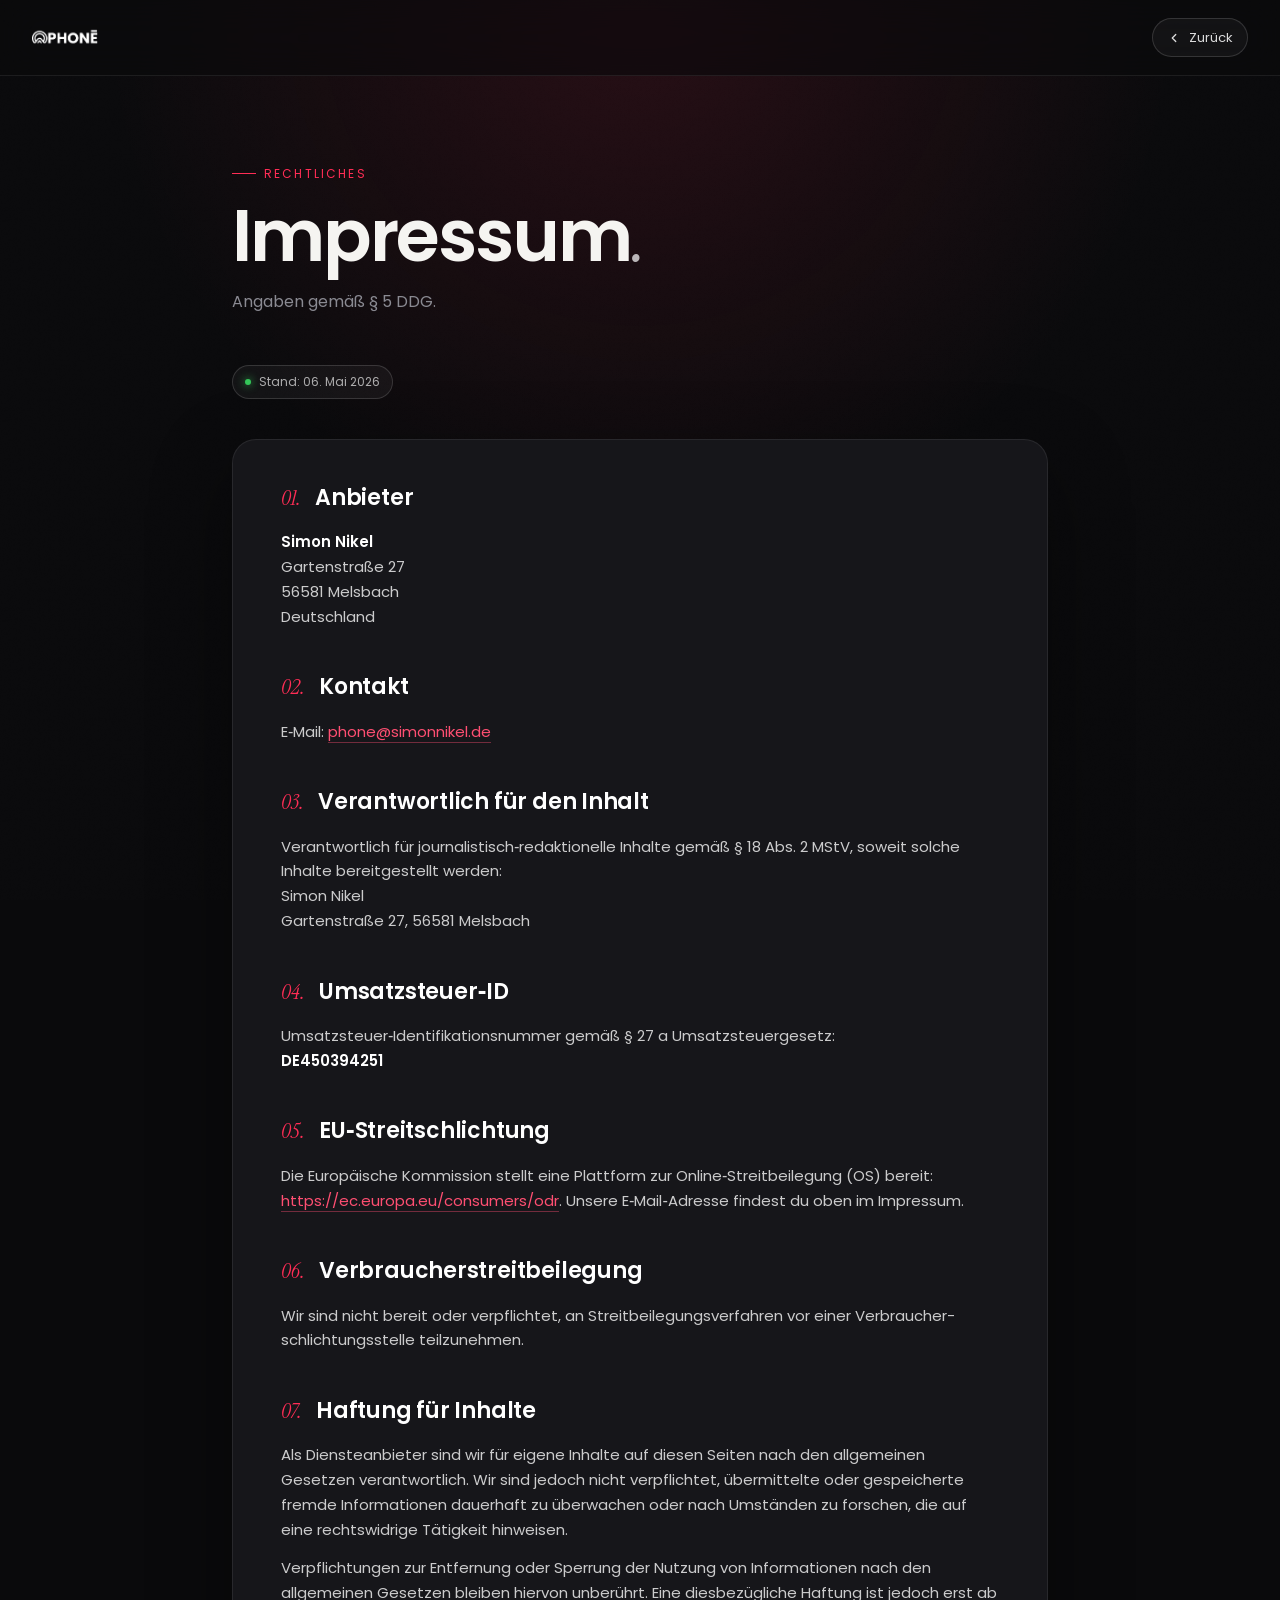
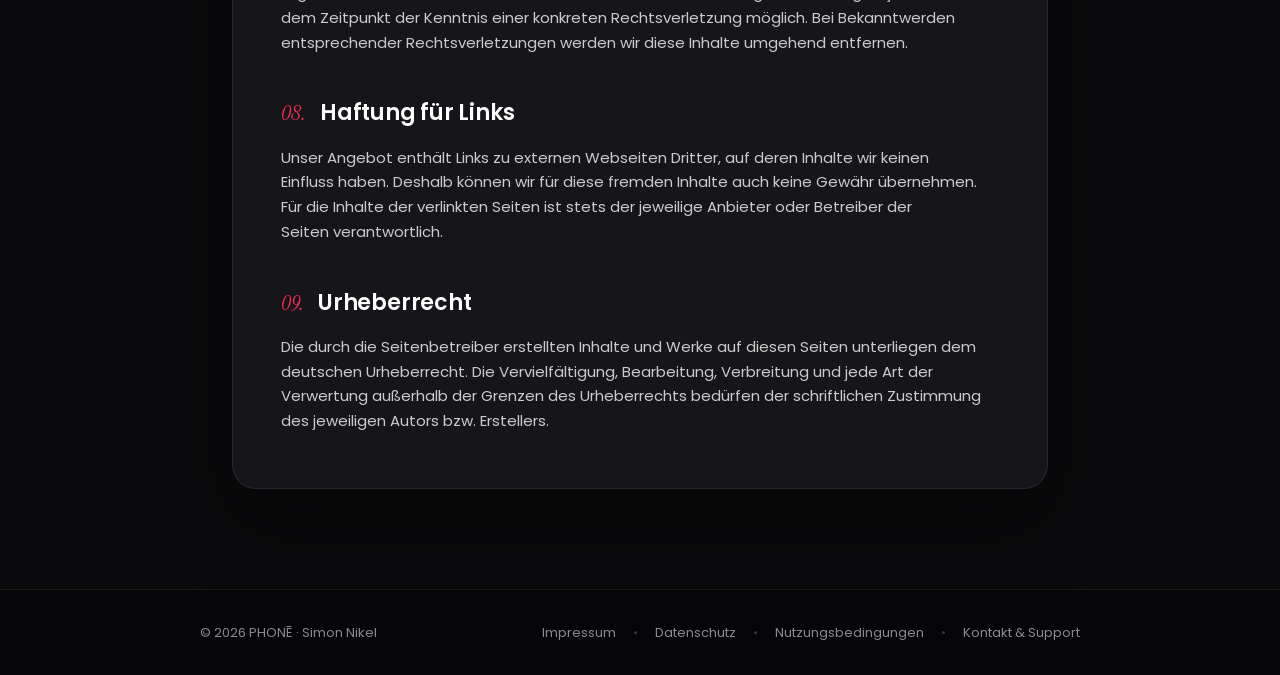
<file: legal/impressum.html>
<!doctype html>
<html lang="de">
<head>
<meta charset="utf-8">
<title>Impressum — PHONĒ</title>
<meta name="viewport" content="width=device-width,initial-scale=1">
<meta name="description" content="Impressum von PHONĒ — Anbieterkennzeichnung gemäß § 5 DDG.">
<link rel="preconnect" href="https://fonts.googleapis.com">
<link rel="preconnect" href="https://fonts.gstatic.com" crossorigin>
<link href="https://fonts.googleapis.com/css2?family=Poppins:wght@300;400;500;600;700&family=Instrument+Serif:ital@0;1&display=swap" rel="stylesheet">
<link rel="stylesheet" href="legal.css">
</head>
<body>

<nav class="legal-nav">
  <a href="../index.html" class="logo">
    <img src="logo_schrift_weis.png" alt="PHONĒ">
  </a>
  <a href="../index.html" class="back">
    <svg width="14" height="14" viewBox="0 0 24 24" fill="none" stroke="currentColor" stroke-width="2.2" stroke-linecap="round" stroke-linejoin="round"><path d="m15 18-6-6 6-6"/></svg>
    Zurück
  </a>
</nav>

<main class="legal-wrap">
  <div class="legal-eyebrow">Rechtliches</div>
  <h1>Impressum<span class="serif">.</span></h1>
  <p class="legal-sub">Angaben gemäß § 5 DDG.</p>

  <div class="legal-meta">
    <span class="dot"></span>
    Stand: 06. Mai 2026
  </div>

  <div class="legal-content">

    <h2><span class="num">01.</span> Anbieter</h2>
    <p>
      <strong>Simon Nikel</strong><br>
      Gartenstraße 27<br>
      56581 Melsbach<br>
      Deutschland
    </p>

    <h2><span class="num">02.</span> Kontakt</h2>
    <p>
      E‑Mail: <a href="mailto:phone@simonnikel.de">phone@simonnikel.de</a>
    </p>

    <h2><span class="num">03.</span> Verantwortlich für den Inhalt</h2>
    <p>
      Verantwortlich für journalistisch‑redaktionelle Inhalte gemäß § 18 Abs. 2 MStV, soweit solche Inhalte bereitgestellt werden:<br>
      Simon Nikel<br>
      Gartenstraße 27, 56581 Melsbach
    </p>

    <h2><span class="num">04.</span> Umsatzsteuer‑ID</h2>
    <p>
      Umsatzsteuer‑Identifikationsnummer gemäß § 27 a Umsatzsteuergesetz:<br>
      <strong>DE450394251</strong>
    </p>

    <h2><span class="num">05.</span> EU‑Streitschlichtung</h2>
    <p>
      Die Europäische Kommission stellt eine Plattform zur Online‑Streitbeilegung (OS) bereit:
      <a href="https://ec.europa.eu/consumers/odr" target="_blank" rel="noopener">https://ec.europa.eu/consumers/odr</a>.
      Unsere E‑Mail‑Adresse findest du oben im Impressum.
    </p>

    <h2><span class="num">06.</span> Verbraucherstreitbeilegung</h2>
    <p>
      Wir sind nicht bereit oder verpflichtet, an Streitbeilegungsverfahren vor einer Verbraucher­schlichtungs­stelle teilzunehmen.
    </p>

    <h2><span class="num">07.</span> Haftung für Inhalte</h2>
    <p>
      Als Diensteanbieter sind wir für eigene Inhalte auf diesen Seiten nach den allgemeinen Gesetzen verantwortlich. Wir sind jedoch nicht verpflichtet, übermittelte oder gespeicherte fremde Informationen dauerhaft zu überwachen oder nach Umständen zu forschen, die auf eine rechtswidrige Tätigkeit hinweisen.
    </p>
    <p>
      Verpflichtungen zur Entfernung oder Sperrung der Nutzung von Informationen nach den allgemeinen Gesetzen bleiben hiervon unberührt. Eine diesbezügliche Haftung ist jedoch erst ab dem Zeitpunkt der Kenntnis einer konkreten Rechtsverletzung möglich. Bei Bekanntwerden entsprechender Rechtsverletzungen werden wir diese Inhalte umgehend entfernen.
    </p>

    <h2><span class="num">08.</span> Haftung für Links</h2>
    <p>
      Unser Angebot enthält Links zu externen Webseiten Dritter, auf deren Inhalte wir keinen Einfluss haben. Deshalb können wir für diese fremden Inhalte auch keine Gewähr übernehmen. Für die Inhalte der verlinkten Seiten ist stets der jeweilige Anbieter oder Betreiber der Seiten verantwortlich.
    </p>

    <h2><span class="num">09.</span> Urheberrecht</h2>
    <p>
      Die durch die Seitenbetreiber erstellten Inhalte und Werke auf diesen Seiten unterliegen dem deutschen Urheberrecht. Die Vervielfältigung, Bearbeitung, Verbreitung und jede Art der Verwertung außerhalb der Grenzen des Urheberrechts bedürfen der schriftlichen Zustimmung des jeweiligen Autors bzw. Erstellers.
    </p>

  </div>
</main>

<footer class="legal-footer">
  <div class="legal-footer-inner">
    <div>© 2026 PHONĒ · Simon Nikel</div>
    <div class="links">
      <a href="impressum.html">Impressum</a>
      <span class="sep"></span>
      <a href="datenschutz.html">Datenschutz</a>
      <span class="sep"></span>
      <a href="agb.html">Nutzungsbedingungen</a>
      <span class="sep"></span>
      <a href="kontakt.html">Kontakt &amp; Support</a>
    </div>
  </div>
</footer>

</body>
</html>
</file>
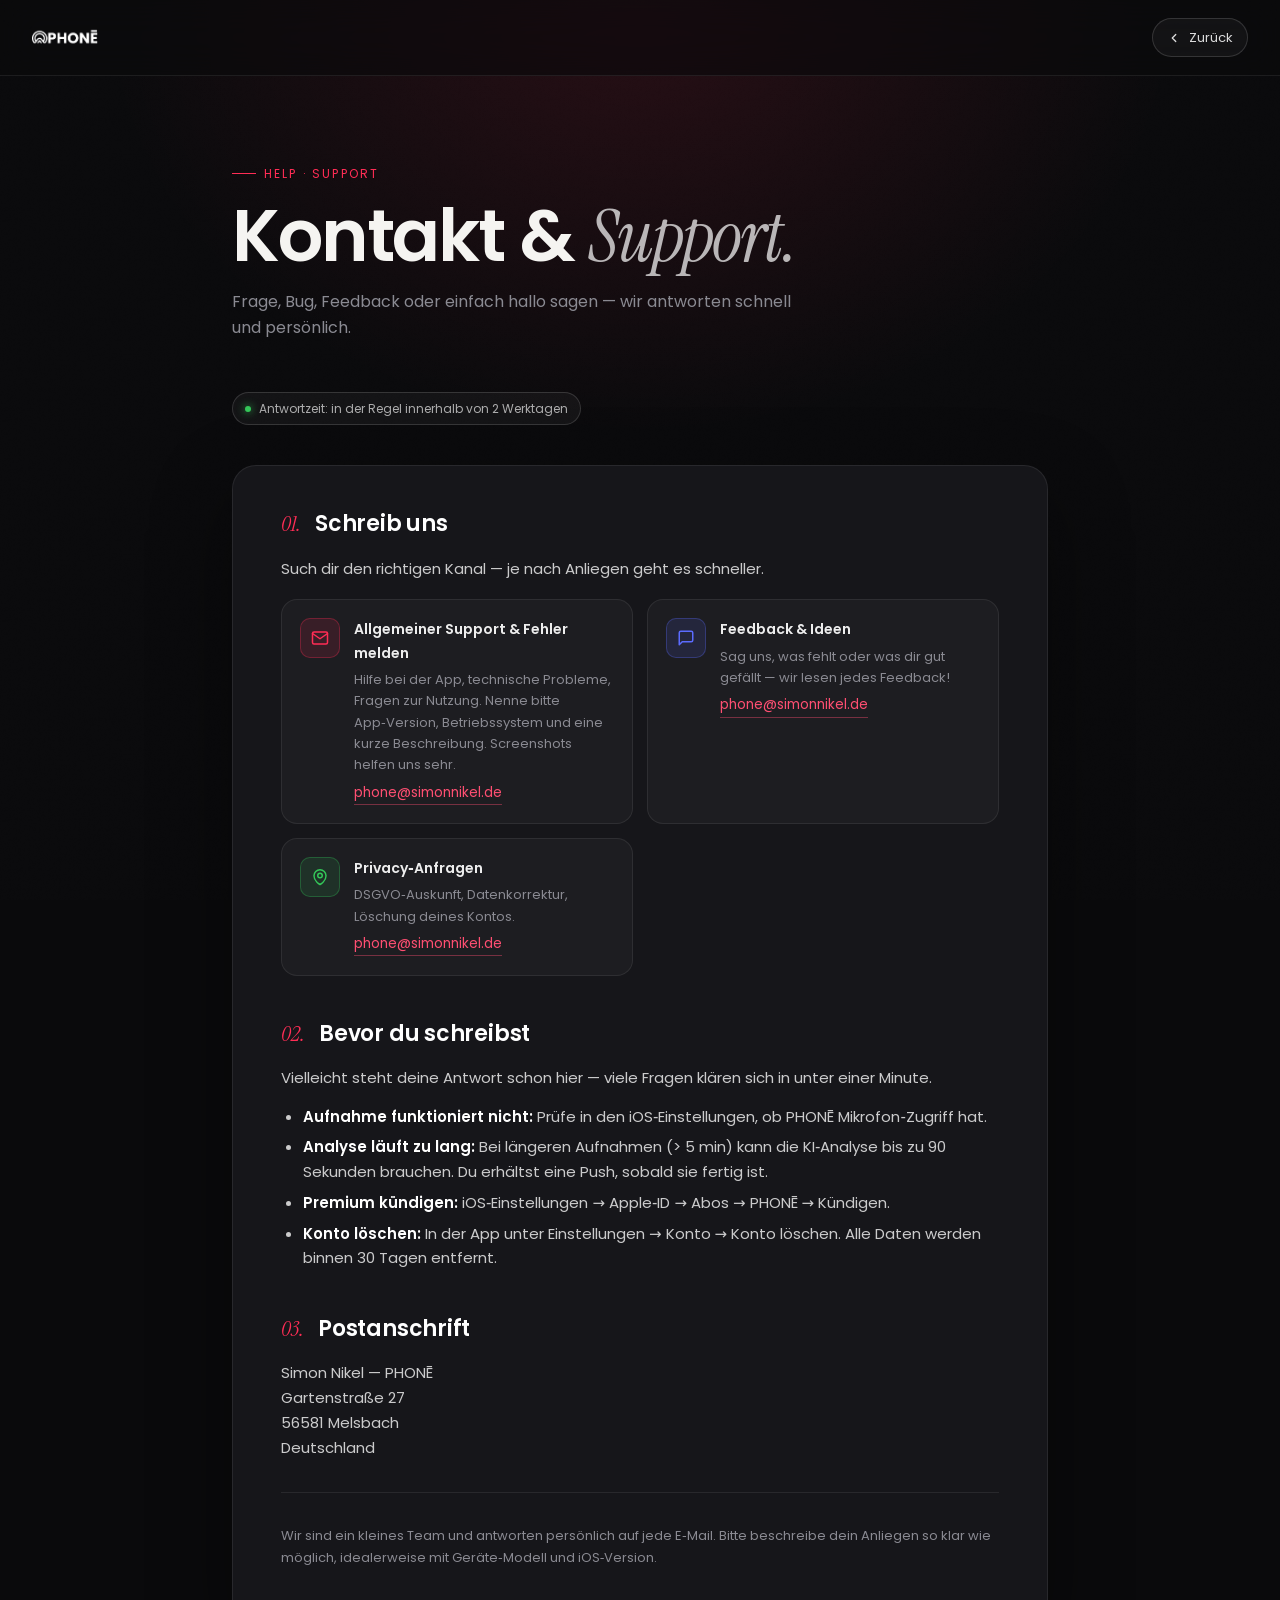
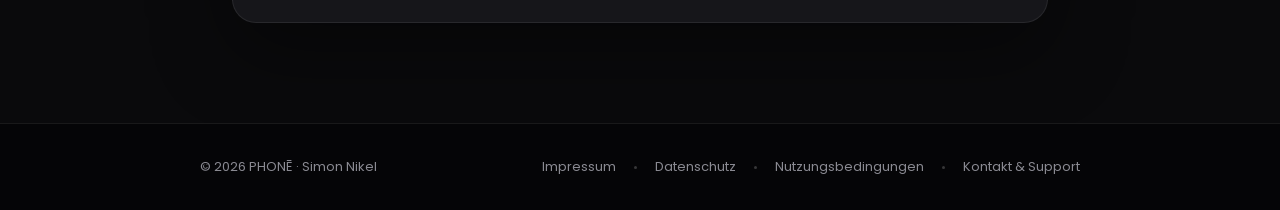
<file: legal/kontakt.html>
<!doctype html>
<html lang="de">
<head>
<meta charset="utf-8">
<title>Kontakt &amp; Support — PHONĒ</title>
<meta name="viewport" content="width=device-width,initial-scale=1">
<meta name="description" content="Kontakt und Support für PHONĒ — wir helfen dir gern.">
<link rel="preconnect" href="https://fonts.googleapis.com">
<link rel="preconnect" href="https://fonts.gstatic.com" crossorigin>
<link href="https://fonts.googleapis.com/css2?family=Poppins:wght@300;400;500;600;700&family=Instrument+Serif:ital@0;1&display=swap" rel="stylesheet">
<link rel="stylesheet" href="legal.css">
</head>
<body>

<nav class="legal-nav">
  <a href="../index.html" class="logo">
    <img src="logo_schrift_weis.png" alt="PHONĒ">
  </a>
  <a href="../index.html" class="back">
    <svg width="14" height="14" viewBox="0 0 24 24" fill="none" stroke="currentColor" stroke-width="2.2" stroke-linecap="round" stroke-linejoin="round"><path d="m15 18-6-6 6-6"/></svg>
    Zurück
  </a>
</nav>

<main class="legal-wrap">
  <div class="legal-eyebrow">Help &middot; Support</div>
  <h1>Kontakt &amp; <span class="serif">Support.</span></h1>
  <p class="legal-sub">Frage, Bug, Feedback oder einfach hallo sagen — wir antworten schnell und persönlich.</p>

  <div class="legal-meta">
    <span class="dot"></span>
    Antwortzeit: in der Regel innerhalb von 2 Werktagen
  </div>

  <div class="legal-content">

    <h2><span class="num">01.</span> Schreib uns</h2>
    <p>Such dir den richtigen Kanal — je nach Anliegen geht es schneller.</p>

    <div class="contact-grid">
      <div class="contact-card">
        <div class="ic">
          <svg viewBox="0 0 24 24" fill="none" stroke="#FF2D55" stroke-width="2" stroke-linecap="round" stroke-linejoin="round"><path d="M4 4h16c1.1 0 2 .9 2 2v12c0 1.1-.9 2-2 2H4c-1.1 0-2-.9-2-2V6c0-1.1.9-2 2-2z"/><polyline points="22,6 12,13 2,6"/></svg>
        </div>
        <div>
          <h3>Allgemeiner Support &amp; Fehler melden</h3>
          <p>Hilfe bei der App, technische Probleme, Fragen zur Nutzung. Nenne bitte App‑Version, Betriebssystem und eine kurze Beschreibung. Screenshots helfen uns sehr.</p>
          <a href="mailto:phone@simonnikel.de">phone@simonnikel.de</a>
        </div>
      </div>

      <div class="contact-card">
        <div class="ic blue">
          <svg viewBox="0 0 24 24" fill="none" stroke="#5B6BFF" stroke-width="2" stroke-linecap="round" stroke-linejoin="round"><path d="M21 15a2 2 0 0 1-2 2H7l-4 4V5a2 2 0 0 1 2-2h14a2 2 0 0 1 2 2z"/></svg>
        </div>
        <div>
          <h3>Feedback &amp; Ideen</h3>
          <p>Sag uns, was fehlt oder was dir gut gefällt — wir lesen jedes Feedback!</p>
          <a href="mailto:phone@simonnikel.de">phone@simonnikel.de</a>
        </div>
      </div>

      <div class="contact-card">
        <div class="ic green">
          <svg viewBox="0 0 24 24" fill="none" stroke="#34C759" stroke-width="2" stroke-linecap="round" stroke-linejoin="round"><path d="M12 22s-8-4.5-8-11.8a8 8 0 0 1 16 0c0 7.3-8 11.8-8 11.8z"/><circle cx="12" cy="10" r="3"/></svg>
        </div>
        <div>
          <h3>Privacy‑Anfragen</h3>
          <p>DSGVO‑Auskunft, Datenkorrektur, Löschung deines Kontos.</p>
          <a href="mailto:phone@simonnikel.de">phone@simonnikel.de</a>
        </div>
      </div>
    </div>

    <h2><span class="num">02.</span> Bevor du schreibst</h2>
    <p>Vielleicht steht deine Antwort schon hier — viele Fragen klären sich in unter einer Minute.</p>
    <ul>
      <li><strong>Aufnahme funktioniert nicht:</strong> Prüfe in den iOS‑Einstellungen, ob PHONĒ Mikrofon‑Zugriff hat.</li>
      <li><strong>Analyse läuft zu lang:</strong> Bei längeren Aufnahmen (&gt; 5 min) kann die KI‑Analyse bis zu 90 Sekunden brauchen. Du erhältst eine Push, sobald sie fertig ist.</li>
      <li><strong>Premium kündigen:</strong> iOS‑Einstellungen → Apple‑ID → Abos → PHONĒ → Kündigen.</li>
      <li><strong>Konto löschen:</strong> In der App unter Einstellungen → Konto → Konto löschen. Alle Daten werden binnen 30 Tagen entfernt.</li>
    </ul>

    <h2><span class="num">03.</span> Postanschrift</h2>
    <p>
      Simon Nikel — PHONĒ<br>
      Gartenstraße 27<br>
      56581 Melsbach<br>
      Deutschland
    </p>

    <hr>
    <p style="font-size: 13px; color: var(--muted);">
      Wir sind ein kleines Team und antworten persönlich auf jede E‑Mail. Bitte beschreibe dein Anliegen so klar wie möglich, idealerweise mit Geräte‑Modell und iOS‑Version.
    </p>

  </div>
</main>

<footer class="legal-footer">
  <div class="legal-footer-inner">
    <div>© 2026 PHONĒ · Simon Nikel</div>
    <div class="links">
      <a href="impressum.html">Impressum</a>
      <span class="sep"></span>
      <a href="datenschutz.html">Datenschutz</a>
      <span class="sep"></span>
      <a href="agb.html">Nutzungsbedingungen</a>
      <span class="sep"></span>
      <a href="kontakt.html">Kontakt &amp; Support</a>
    </div>
  </div>
</footer>

</body>
</html>
</file>
<file: legal/legal.css>
/* Shared legal-page stylesheet for PHONĒ */
:root {
  --bg: #0a0a0c;
  --bg-2: #111114;
  --surface: #16161a;
  --surface-2: #1c1c22;
  --line: rgba(255,255,255,.08);
  --line-2: rgba(255,255,255,.14);
  --text: #f5f4f1;
  --muted: #8a8a92;
  --muted-2: #5a5a62;
  --brand: #FF2D55;
  --brand-soft: #ff4f72;
  --green: #34C759;
  --blue: #5B6BFF;
}
* { box-sizing: border-box; }
html, body { margin: 0; padding: 0; }
html { scroll-behavior: smooth; background: var(--bg); }
body {
  font-family: "Poppins", -apple-system, system-ui, sans-serif;
  background:
    radial-gradient(ellipse 70% 40% at 50% 0%, rgba(255,45,85,.12), transparent 60%),
    var(--bg);
  color: var(--text);
  -webkit-font-smoothing: antialiased;
  line-height: 1.65;
  min-height: 100vh;
}
body::before {
  content: '';
  position: fixed; inset: 0; pointer-events: none;
  opacity: .25;
  background-image: url("data:image/svg+xml;utf8,<svg xmlns='http://www.w3.org/2000/svg' width='200' height='200'><filter id='n'><feTurbulence baseFrequency='.9' numOctaves='2' stitchTiles='stitch'/><feColorMatrix values='0 0 0 0 1 0 0 0 0 1 0 0 0 0 1 0 0 0 .12 0'/></filter><rect width='100%25' height='100%25' filter='url(%23n)'/></svg>");
  mix-blend-mode: overlay;
  z-index: 0;
}
a { color: inherit; text-decoration: none; }
.serif { font-family: "Instrument Serif", "Times New Roman", serif; font-style: italic; font-weight: 400; }

/* ── Top nav ── */
.legal-nav {
  position: sticky; top: 0; z-index: 50;
  display: flex; align-items: center; justify-content: space-between;
  padding: 18px 32px;
  backdrop-filter: blur(18px) saturate(140%);
  -webkit-backdrop-filter: blur(18px) saturate(140%);
  background: rgba(10,10,12,.7);
  border-bottom: 1px solid var(--line);
}
.legal-nav .logo { display: flex; align-items: center; gap: 10px; }
.legal-nav .logo img { height: 22px; }
.legal-nav .back {
  display: inline-flex; align-items: center; gap: 8px;
  padding: 8px 14px;
  border: 1px solid var(--line-2);
  border-radius: 999px;
  font-size: 13px; color: rgba(255,255,255,.85);
  background: rgba(255,255,255,.04);
  transition: background .2s, color .2s;
}
.legal-nav .back:hover { background: rgba(255,255,255,.08); color: #fff; }

/* ── Page shell ── */
.legal-wrap {
  position: relative;
  z-index: 1;
  max-width: 880px;
  margin: 0 auto;
  padding: 80px 32px 100px;
}
.legal-eyebrow {
  display: inline-flex; align-items: center; gap: 8px;
  font-size: 12px; letter-spacing: .18em; text-transform: uppercase;
  color: var(--brand);
  margin-bottom: 16px;
}
.legal-eyebrow::before { content: ''; width: 24px; height: 1px; background: var(--brand); }
.legal-wrap h1 {
  font-size: clamp(40px, 6vw, 72px);
  font-weight: 600; letter-spacing: -.03em;
  line-height: 1; margin: 0 0 16px;
  text-wrap: balance;
}
.legal-wrap h1 .serif { color: rgba(255,255,255,.7); }
.legal-sub {
  color: var(--muted);
  font-size: 16px;
  max-width: 620px;
  margin: 0 0 50px;
  text-wrap: pretty;
}
.legal-meta {
  display: inline-flex; align-items: center; gap: 8px;
  padding: 6px 12px;
  background: rgba(255,255,255,.04);
  border: 1px solid var(--line-2);
  border-radius: 999px;
  font-size: 12px; color: rgba(255,255,255,.65);
  margin-bottom: 40px;
}
.legal-meta .dot { width: 6px; height: 6px; border-radius: 50%; background: var(--green); box-shadow: 0 0 8px var(--green); }

.legal-content {
  background: var(--surface);
  border: 1px solid var(--line);
  border-radius: 24px;
  padding: 40px 48px;
  box-shadow: 0 30px 80px rgba(0,0,0,.4);
}
.legal-content h2 {
  font-size: 22px;
  font-weight: 600;
  letter-spacing: -.01em;
  margin: 40px 0 14px;
  color: #fff;
}
.legal-content h2:first-child { margin-top: 0; }
.legal-content h2 .num {
  display: inline-block;
  color: var(--brand);
  font-family: "Instrument Serif", serif;
  font-style: italic;
  font-weight: 400;
  margin-right: 10px;
}
.legal-content h3 {
  font-size: 16px;
  font-weight: 600;
  margin: 24px 0 8px;
  color: rgba(255,255,255,.92);
}
.legal-content p,
.legal-content li {
  font-size: 15px;
  color: rgba(255,255,255,.78);
  text-wrap: pretty;
}
.legal-content p { margin: 0 0 14px; }
.legal-content ul, .legal-content ol { padding-left: 22px; margin: 0 0 14px; }
.legal-content li { margin-bottom: 6px; }
.legal-content a { color: var(--brand-soft); border-bottom: 1px solid rgba(255,79,114,.4); }
.legal-content a:hover { color: #fff; border-bottom-color: #fff; }
.legal-content strong { color: #fff; font-weight: 600; }
.legal-content hr {
  border: 0; height: 1px; background: var(--line);
  margin: 32px 0;
}
.legal-content .callout {
  display: flex; gap: 14px;
  padding: 16px 18px;
  border-radius: 14px;
  background: rgba(255,45,85,.06);
  border: 1px solid rgba(255,45,85,.25);
  margin: 18px 0 22px;
  font-size: 14.5px;
  color: rgba(255,255,255,.85);
}
.legal-content .callout .ico {
  width: 22px; height: 22px; border-radius: 50%;
  background: var(--brand); color: #fff;
  display: grid; place-items: center;
  font-size: 12px; font-weight: 700;
  flex-shrink: 0;
  margin-top: 1px;
}

/* TOC */
.toc {
  display: flex; flex-wrap: wrap; gap: 8px;
  margin: 0 0 36px;
}
.toc a {
  font-size: 12.5px;
  padding: 6px 12px;
  border-radius: 999px;
  background: rgba(255,255,255,.04);
  border: 1px solid var(--line-2);
  color: rgba(255,255,255,.78);
  border-bottom: 1px solid var(--line-2);
  transition: background .2s, color .2s;
}
.toc a:hover { background: rgba(255,255,255,.08); color: #fff; border-bottom-color: var(--line-2); }

/* Contact card */
.contact-grid {
  display: grid;
  grid-template-columns: repeat(2, 1fr);
  gap: 14px;
  margin-top: 18px;
}
.contact-card {
  display: flex; align-items: flex-start; gap: 14px;
  padding: 18px;
  background: rgba(255,255,255,.03);
  border: 1px solid var(--line);
  border-radius: 16px;
  transition: border-color .2s, background .2s;
}
.contact-card:hover { border-color: var(--line-2); background: rgba(255,255,255,.05); }
.contact-card .ic {
  width: 40px; height: 40px; border-radius: 10px;
  flex-shrink: 0;
  background: rgba(255,45,85,.12);
  border: 1px solid rgba(255,45,85,.3);
  display: grid; place-items: center;
}
.contact-card .ic.blue { background: rgba(91,107,255,.12); border-color: rgba(91,107,255,.3); }
.contact-card .ic.green { background: rgba(52,199,89,.12); border-color: rgba(52,199,89,.3); }
.contact-card .ic svg { width: 18px; height: 18px; }
.contact-card h3 { margin: 0 0 4px; font-size: 14px; }
.contact-card p { margin: 0; font-size: 13px; color: var(--muted); }
.contact-card a {
  display: inline-block; margin-top: 6px;
  font-size: 13.5px; color: var(--brand-soft);
  border-bottom: 1px solid rgba(255,79,114,.4);
}

/* ── Footer ── */
.legal-footer {
  position: relative; z-index: 1;
  border-top: 1px solid var(--line);
  padding: 32px;
  background: #050507;
  color: var(--muted);
  font-size: 13px;
}
.legal-footer-inner {
  max-width: 880px; margin: 0 auto;
  display: flex; justify-content: space-between; align-items: center;
  flex-wrap: wrap; gap: 14px;
}
.legal-footer .links { display: flex; gap: 18px; }
.legal-footer a { transition: color .2s; }
.legal-footer a:hover { color: #fff; }
.legal-footer .sep {
  width: 3px; height: 3px; border-radius: 50%;
  background: rgba(255,255,255,.2); align-self: center;
}

@media (max-width: 720px) {
  .legal-nav { padding: 14px 18px; }
  .legal-wrap { padding: 50px 20px 80px; }
  .legal-content { padding: 28px 22px; border-radius: 20px; }
  .legal-content h2 { font-size: 19px; margin-top: 32px; }
  .legal-content p, .legal-content li { font-size: 14.5px; }
  .contact-grid { grid-template-columns: 1fr; }
  .legal-footer-inner { flex-direction: column; text-align: center; }
}
</file>
